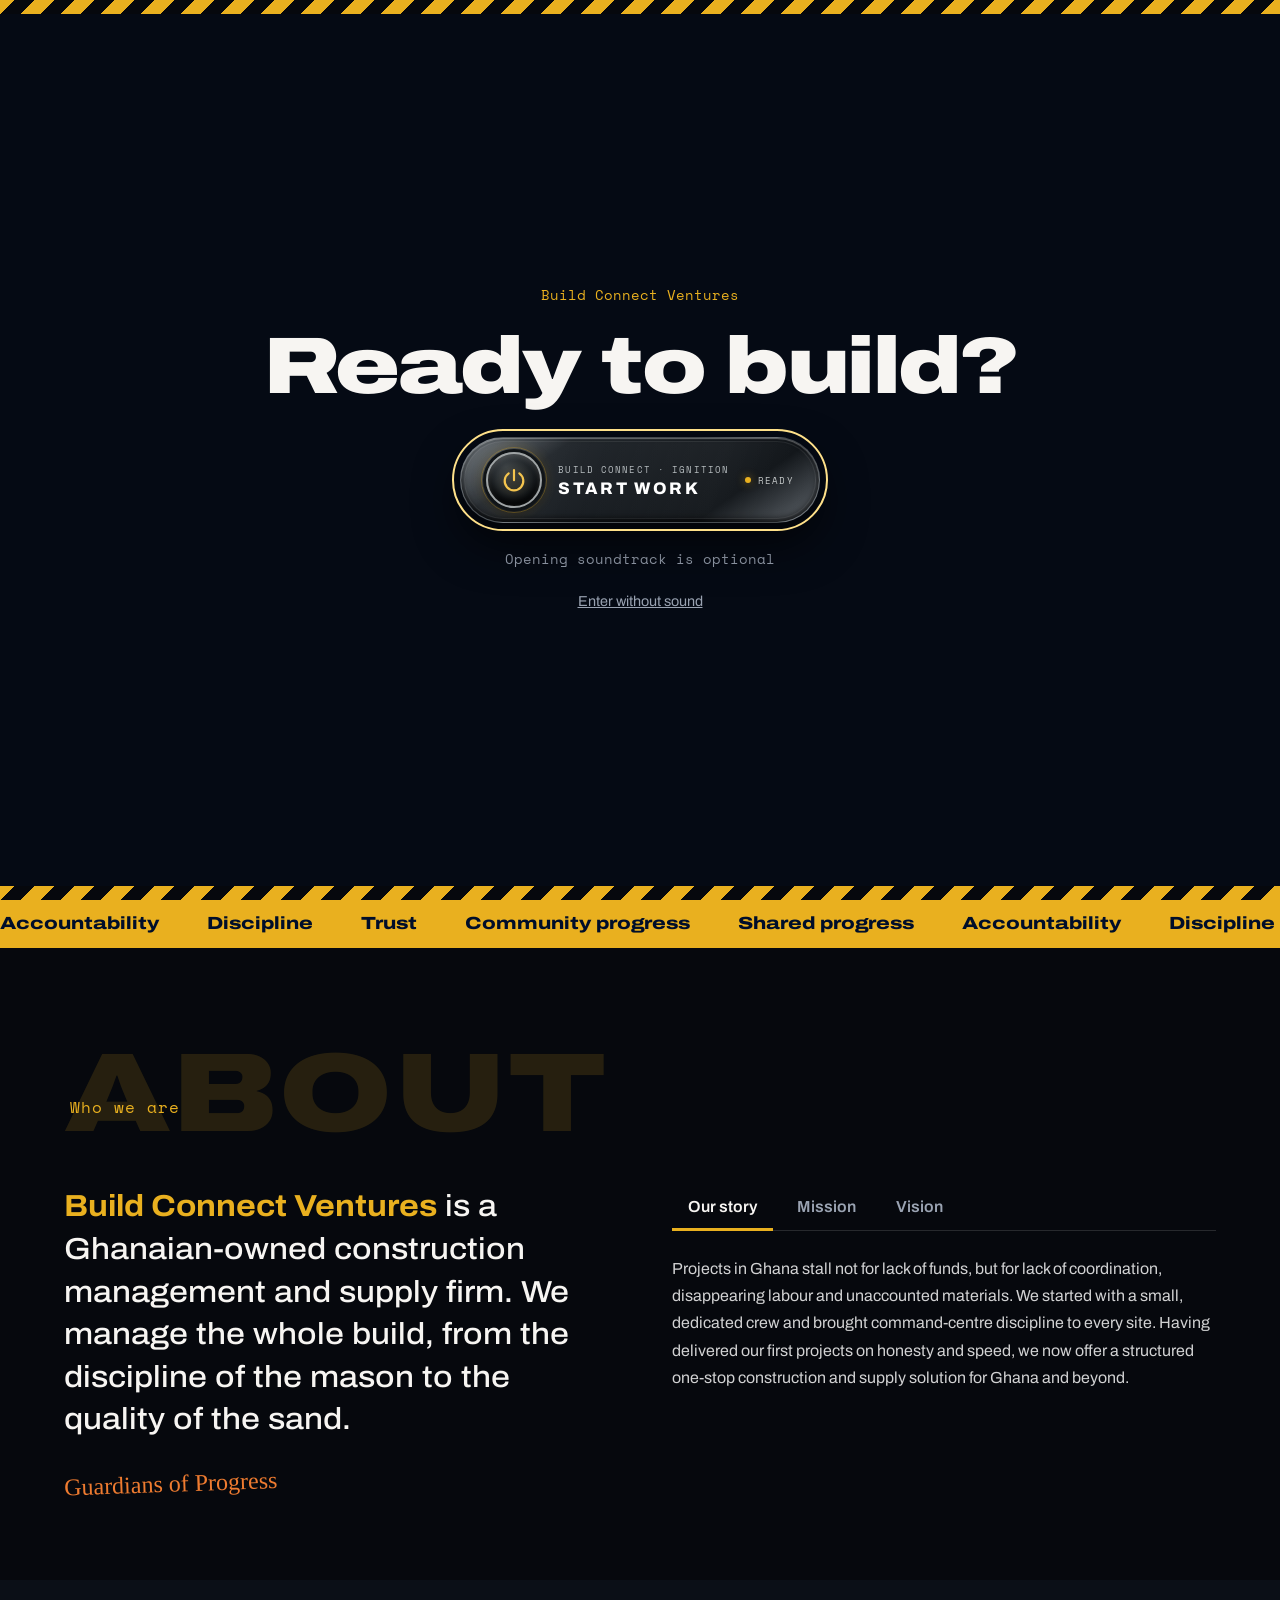
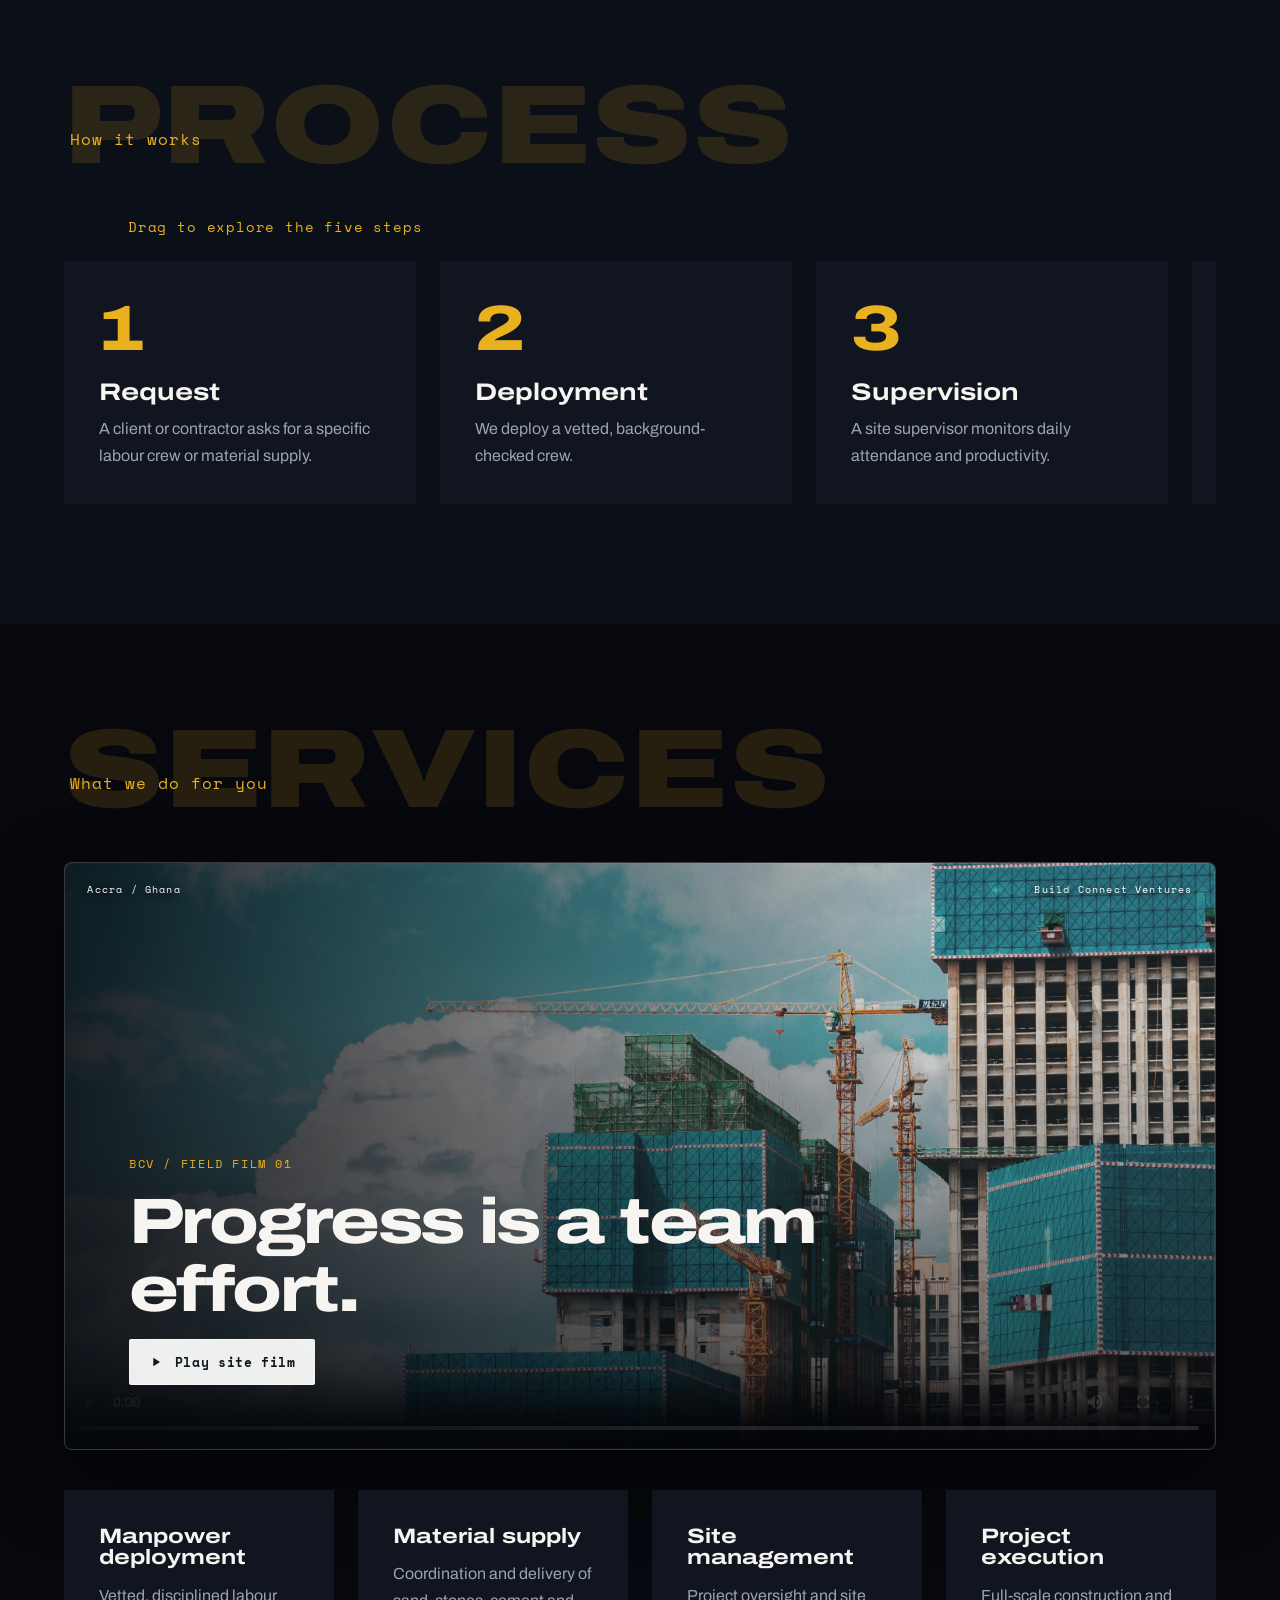
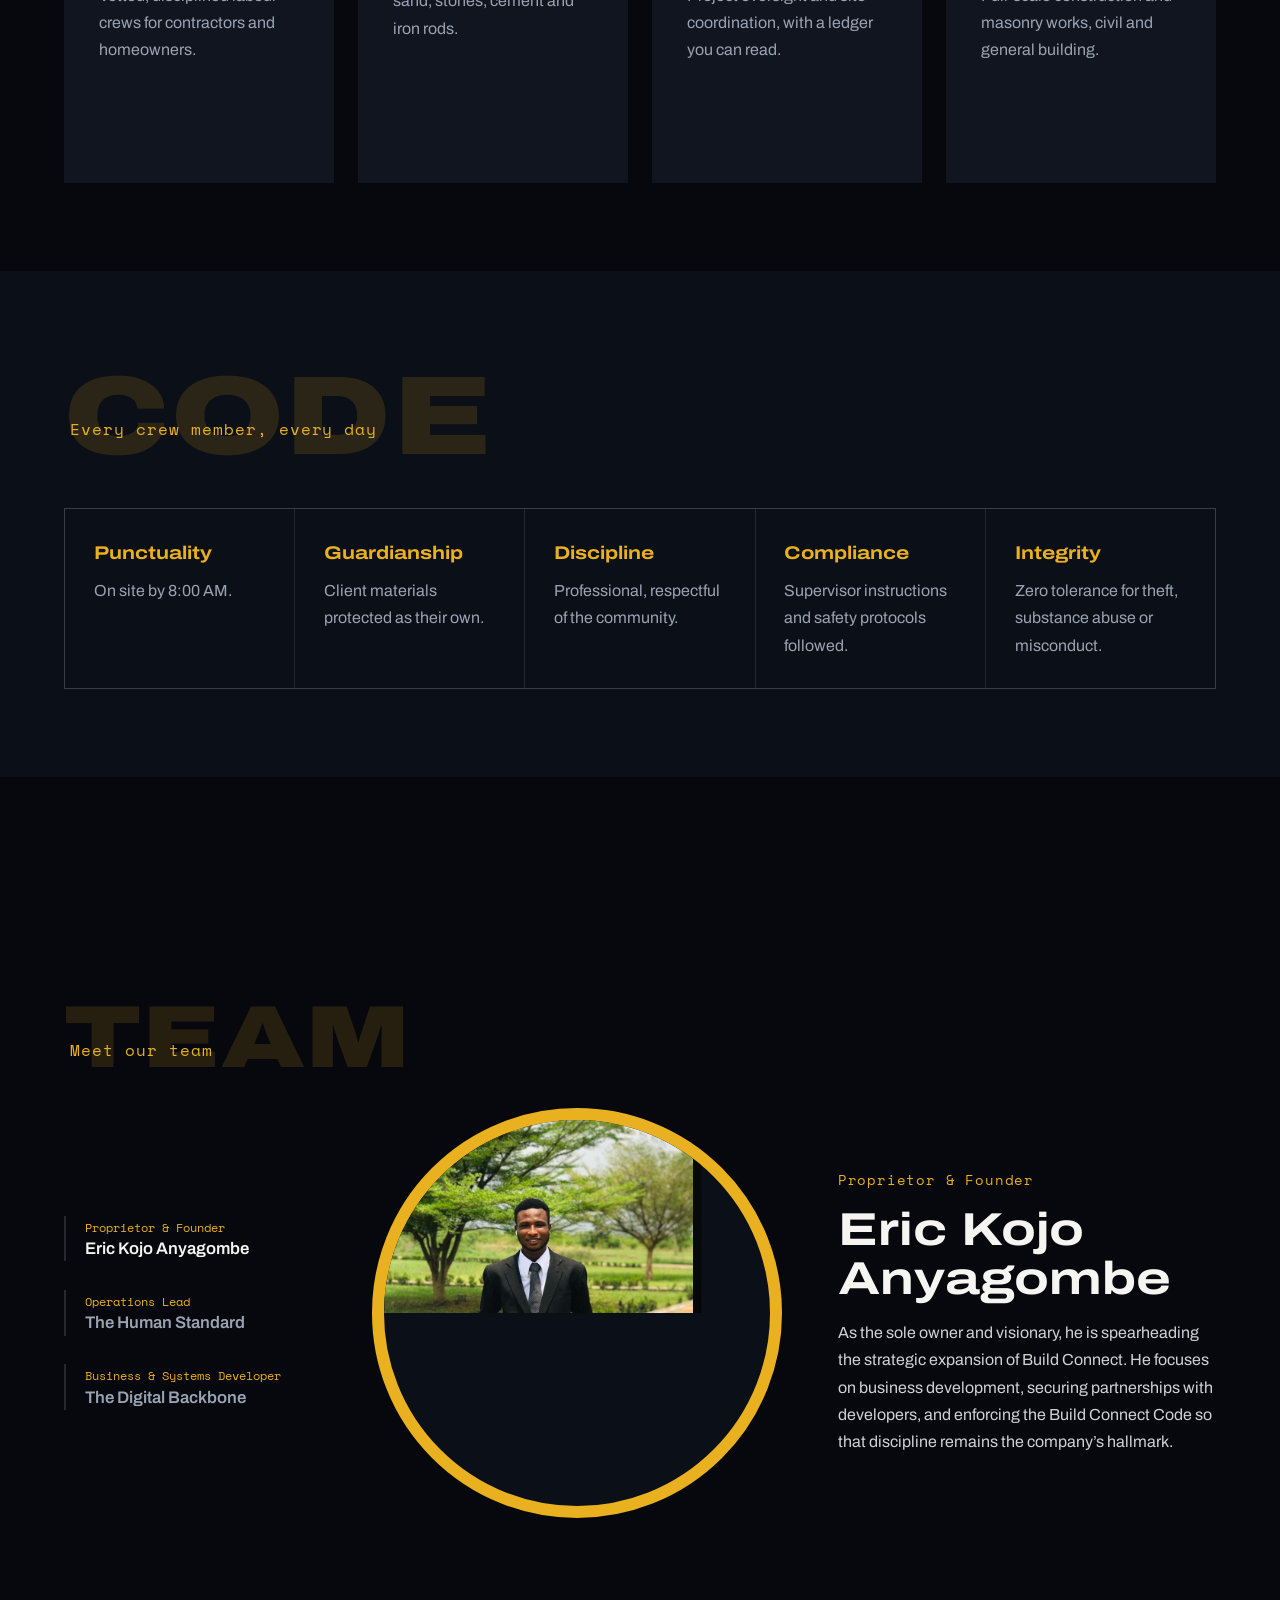
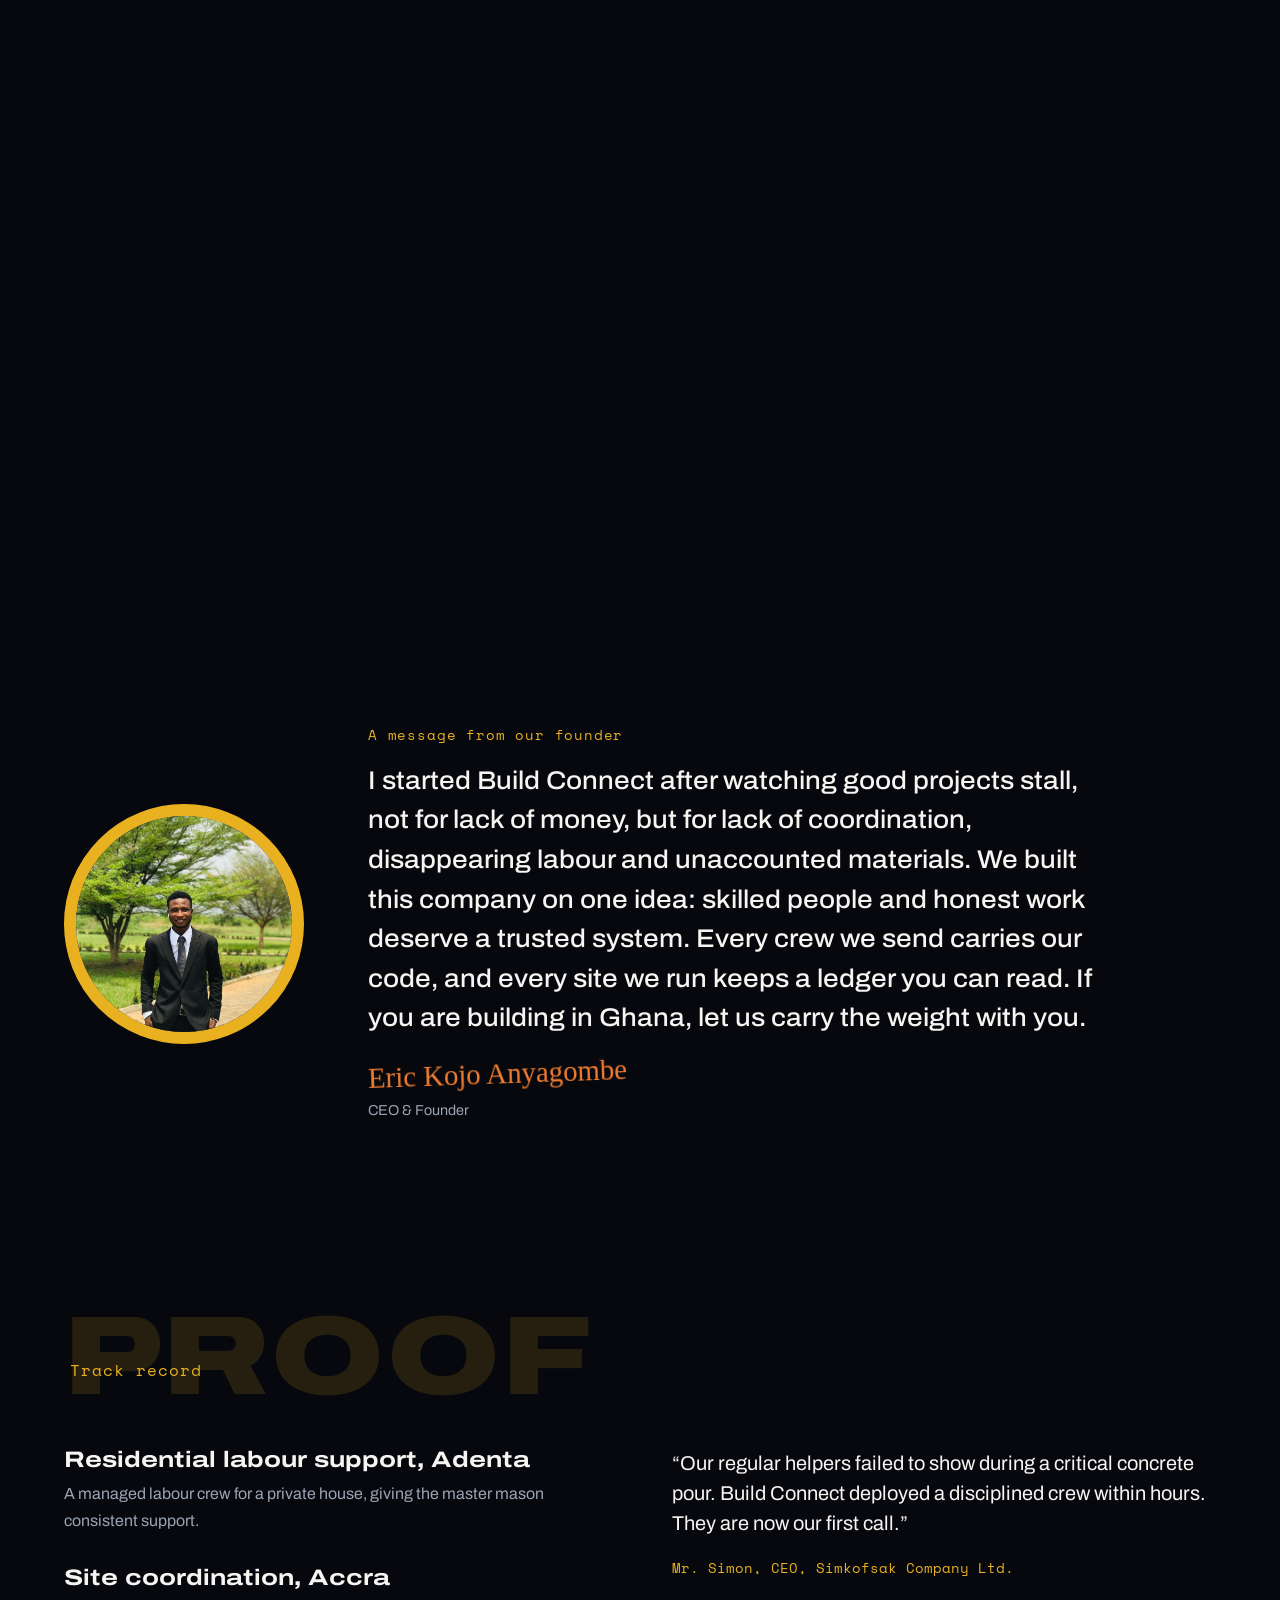
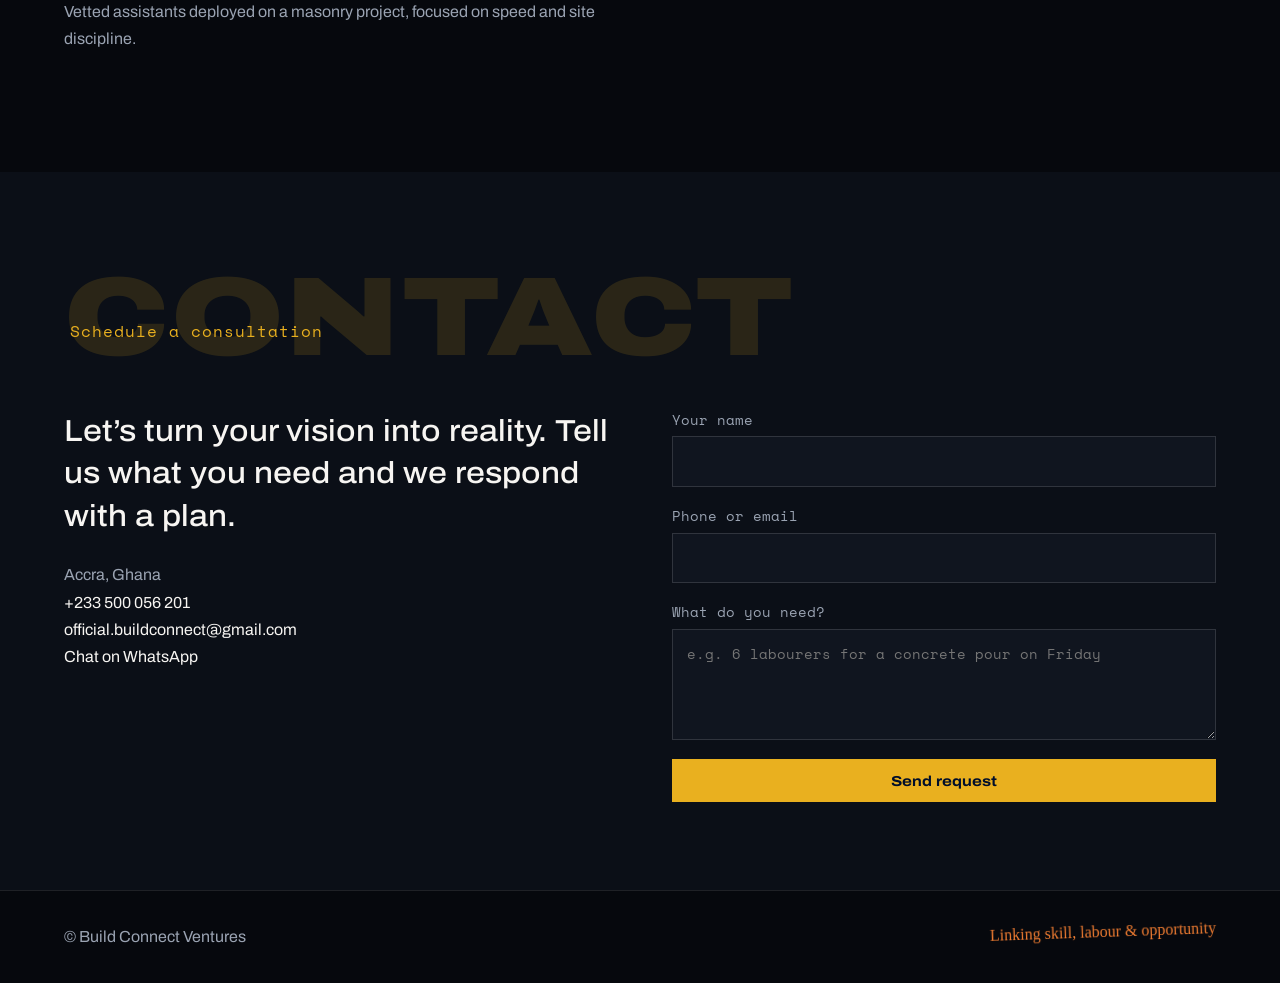
<file: index.html>
<!DOCTYPE html>
<html lang="en">
<head>
<meta charset="UTF-8">
<meta name="viewport" content="width=device-width, initial-scale=1.0, viewport-fit=cover">
<title>Build Connect Ventures | Linking skill, labour &amp; opportunity</title>
<meta name="description" content="Ghanaian-owned construction management and supply firm. Vetted labour crews, material supply and site oversight in Accra.">
<link rel="preconnect" href="https://fonts.googleapis.com">
<link rel="preconnect" href="https://fonts.gstatic.com" crossorigin>
<link href="https://fonts.googleapis.com/css2?family=Archivo:wdth,wght@62..125,100..900&family=Space+Mono&family=Permanent+Marker&display=swap" rel="stylesheet">
<link rel="stylesheet" href="style.css">
<script defer src="script.js"></script>
</head>
<body>
<noscript><style>#boot{display:none}body{overflow:auto!important}</style></noscript>
<div id="boot" class="gate" role="dialog" aria-label="Start the Build Connect experience">
  <div class="b-panel top"></div><div class="b-panel bot"></div>
  <video class="b-vid" id="bvid" muted playsinline loop preload="auto" poster="" src="videos/bcv.mp4"></video><div class="b-shade"></div>
  <div class="b-gate">
    <i class="haz top"></i><i class="haz bot"></i>
    <p class="b-g-tag">Build Connect Ventures</p>
    <h2 class="b-g-h">Ready to build?</h2>
    <button id="start" class="start" type="button">
      <span class="start-inner">
        <span class="start-icon" aria-hidden="true">
          <svg viewBox="0 0 24 24" fill="none">
            <path d="M12 2.75v9.5" stroke="currentColor" stroke-width="2" stroke-linecap="round"/>
            <path d="M7.1 5.85a8.6 8.6 0 1 0 9.8 0" stroke="currentColor" stroke-width="2" stroke-linecap="round"/>
          </svg>
        </span>
        <span class="start-copy">
          <small>BUILD CONNECT · IGNITION</small>
          <strong>START WORK</strong>
        </span>
        <span class="start-status" aria-hidden="true"><i></i>READY</span>
      </span>
    </button>
    <p class="b-g-hint">Opening soundtrack is optional</p>
    <button id="quiet" class="linkbtn" type="button">Enter without sound</button>
  </div>
  <div class="b-in">
    <svg class="sc" viewBox="0 0 800 450" role="img" aria-label="An excavator digging and dumping soil on a construction site">
      <defs><linearGradient id="sk" x1="0" y1="0" x2="0" y2="1"><stop offset="0" stop-color="#070d1f"/><stop offset=".6" stop-color="#1b2f5e"/><stop offset="1" stop-color="#ee7b30"/></linearGradient>
      <radialGradient id="sn"><stop offset="0" stop-color="#ffd27a"/><stop offset="1" stop-color="#ffd27a00"/></radialGradient></defs>
      <rect width="800" height="450" fill="url(#sk)"/><circle cx="610" cy="318" r="120" fill="url(#sn)" opacity=".8"/><circle cx="610" cy="330" r="38" fill="#ffd27a"/>
      <g fill="none" stroke="#ffffff30" stroke-width="2"><path d="M30 370V230h70v140M30 270h70M30 310h70M62 230v140"/><path d="M690 370V150M690 150h90M690 150l-30 -26M690 175h90M720 150v25M750 150v25"/><path d="M720 372V300h50v72"/></g>
      <path d="M0 368H800V450H0Z" fill="#3b2a1b"/><path d="M0 368H800" stroke="#6b4a2e" stroke-width="3"/><path d="M0 400H800V450H0Z" fill="#2a1d12"/>
      <ellipse cx="478" cy="371" rx="46" ry="7" fill="#150d07"/>
      <path class="pile" d="M510 372Q585 292 665 372Z" fill="#4a3522"/>
      <g class="dust" fill="#c9a27a"><circle cx="486" cy="366" r="9"/><circle cx="470" cy="370" r="7"/><circle cx="500" cy="369" r="8"/></g>
      <g class="exc" transform="translate(-30 0)">
        <rect x="104" y="338" width="204" height="42" rx="21" fill="#1a1d24"/><g fill="#2a2f3a" stroke="#555" stroke-width="3"><circle cx="132" cy="359" r="14"/><circle cx="206" cy="359" r="14"/><circle cx="280" cy="359" r="14"/></g>
        <rect x="104" y="338" width="204" height="42" rx="21" fill="none" stroke="#666" stroke-width="3" stroke-dasharray="6 5"/>
        <rect x="108" y="282" width="46" height="40" rx="6" fill="#b9860f"/><rect x="122" y="298" width="170" height="40" rx="6" fill="#e9b01f"/>
        <path d="M172 298V248a8 8 0 0 1 8-8h58l16 28v30z" fill="#e9b01f"/><path d="M182 252h50l12 22h-62z" fill="#9fd0ff" opacity=".9"/>
        <rect x="186" y="218" width="8" height="26" fill="#333"/><g class="pf" fill="#cfd3da"><circle cx="190" cy="214" r="7"/><circle cx="190" cy="214" r="7" style="animation-delay:-.5s"/><circle cx="190" cy="214" r="7" style="animation-delay:-1s"/></g>
        <g class="boom"><path d="M255 292L335 226L407 236" stroke="#e9b01f" stroke-width="20" fill="none" stroke-linejoin="round" stroke-linecap="round"/><path d="M262 300L325 250" stroke="#8a8f99" stroke-width="7"/><circle cx="255" cy="292" r="9" fill="#333"/>
          <g class="arm"><path d="M407 236L474 322" stroke="#d99d14" stroke-width="15" stroke-linecap="round" fill="none"/><path d="M372 224L440 254" stroke="#8a8f99" stroke-width="6"/><circle cx="407" cy="236" r="8" fill="#333"/>
            <g class="bkt"><path class="load" d="M466 316L503 309L514 334L482 346Z" fill="#5a3f28"/><path d="M462 314L503 308L516 340L482 356L470 334Z" fill="none" stroke="#222" stroke-width="3" stroke-linejoin="round"/><path d="M462 314L470 334L482 356L516 340L503 308Z" fill="#c9971a" fill-opacity=".92"/><path d="M516 340l8 6M508 350l7 5M498 356l6 4" stroke="#ddd" stroke-width="3" stroke-linecap="round"/><circle cx="474" cy="322" r="6" fill="#333"/></g></g></g>
      </g>
      <g class="soil" fill="#5a3f28"><circle cx="520" cy="250" r="4" style="--dx:40px"/><circle cx="526" cy="246" r="3" style="--dx:70px"/><circle cx="514" cy="254" r="5" style="--dx:20px"/><circle cx="530" cy="252" r="3" style="--dx:95px"/></g>
    </svg>
    <div class="b-brand">Build <span>Connect</span></div>
    <div class="b-words"><span style="--d:5.6s">Skill</span><i style="--d:5.9s"></i><span style="--d:6.1s">Labour</span><i style="--d:6.4s"></i><span style="--d:6.6s">Opportunity</span></div>
  </div>
  <button id="cue" class="b-cue" type="button" aria-label="Scroll to continue to the website"><i></i><span>Scroll to continue</span></button>
  <div class="b-foot"><span class="b-count"><b id="bn">0</b>%</span><span class="b-act"><button id="bsound" class="sb" type="button" aria-pressed="false" aria-label="Turn the opening soundtrack on or off"><i class="eq"><b></b><b></b><b></b><b></b></i><span>Intro sound off</span></button><button id="skip" type="button">Skip intro</button></span></div>
</div>
<button id="snd" class="sb" type="button" aria-pressed="false" aria-label="Turn website background music and interaction sounds on or off"><i class="eq"><b></b><b></b><b></b><b></b></i><span>Site music off</span></button>
<audio id="siteMusic" loop preload="auto">
  <source src="audio/site-background.mp3" type="audio/mpeg">
</audio>
<div class="progress" id="progress"></div>
<div class="cursor" id="cursor"></div>

<header id="nav">
  <a href="#top" class="logo" aria-label="Build Connect home">
    <video id="brandVideo" class="logo-motion" muted loop playsinline preload="none" poster="images/logo.png" aria-hidden="true">
      <source src="videos/logo.mp4" type="video/mp4">
    </video>
  </a>
  <nav aria-label="Main">
    <a href="#about">About</a><a href="#how">How it works</a><a href="#services">Services</a><a href="#team">Team</a><a href="#proof">Track record</a>
    <a href="#contact" class="btn btn-gold">Explore more</a>
  </nav>
</header>

<main id="top">
<section class="hero">
  <div class="glow g1"></div><div class="glow g2"></div>
  <div class="hero-copy intro">
    <p class="tag">Accra, Ghana</p>
    <h1>Get reliable <span class="cycle" id="cycle">workers</span><br>who are ready to work.</h1>
    <p class="lead">Trained, vetted labour crews, supplied materials and a site ledger that shows you where every cedi went.</p>
    <div class="row"><a href="#contact" class="btn btn-gold">Request a crew</a><a href="#how" class="btn btn-line">See how it works</a></div>
  </div>
  <div class="hero-pic intro">
    <img src="images/heropicc.png" alt="Build Connect crew on site" onerror="this.remove()">
    <span class="chip c1"><b>50–100</b> vetted personnel</span>
    <span class="chip c2">Site start <b>8:00 AM</b></span>
    <span class="chip c3"><b>Site ledger</b> on every job</span>
  </div>
  <p class="side">Linking skill, labour &amp; opportunity</p>
</section>

<div class="marquee" aria-hidden="true"><div><span>Accountability</span><span>Discipline</span><span>Trust</span><span>Community progress</span><span>Shared progress</span><span>Accountability</span><span>Discipline</span><span>Trust</span><span>Community progress</span><span>Shared progress</span></div></div>

<section id="about" class="sec">
  <div class="ghost" data-reveal><h2>ABOUT</h2><p>Who we are</p></div>
  <div class="split">
    <div data-reveal>
      <p class="big"><b>Build Connect Ventures</b> is a Ghanaian-owned construction management and supply firm. We manage the whole build, from the discipline of the mason to the quality of the sand.</p>
      <p class="hand">Guardians of Progress</p>
    </div>
    <div class="tabs" data-reveal>
      <div class="tablist" role="tablist">
        <button role="tab" aria-selected="true">Our story</button><button role="tab" aria-selected="false">Mission</button><button role="tab" aria-selected="false">Vision</button>
      </div>
      <div class="panel" role="tabpanel"><p>Projects in Ghana stall not for lack of funds, but for lack of coordination, disappearing labour and unaccounted materials. We started with a small, dedicated crew and brought command-centre discipline to every site. Having delivered our first projects on honesty and speed, we now offer a structured one-stop construction and supply solution for Ghana and beyond.</p></div>
      <div class="panel" role="tabpanel" hidden><p>To bridge skills, labour and opportunity by organizing local construction workers and helpers into a structured, trusted system. With communities, we expand access to work and deliver reliable manpower to contractors and developers through discipline, trust and community respect.</p></div>
      <div class="panel" role="tabpanel" hidden><p>An enduring future where work is open to everyone willing, where skill and effort count beyond formal qualifications, and where communities, workers and industry collaborate through a trusted institution that coordinates opportunity across Africa.</p></div>
    </div>
  </div>
</section>

<section id="how" class="sec dark">
  <div class="ghost" data-reveal><h2>PROCESS</h2><p>How it works</p></div>
  <p class="hint">Drag to explore the five steps</p>
  <div class="drag" id="drag" tabindex="0">
    <article class="step"><i>1</i><h3>Request</h3><p>A client or contractor asks for a specific labour crew or material supply.</p></article>
    <article class="step"><i>2</i><h3>Deployment</h3><p>We deploy a vetted, background-checked crew.</p></article>
    <article class="step"><i>3</i><h3>Supervision</h3><p>A site supervisor monitors daily attendance and productivity.</p></article>
    <article class="step"><i>4</i><h3>Accountability</h3><p>Every delivered material is logged, tracked and recorded in the site ledger.</p></article>
    <article class="step"><i>5</i><h3>Reporting</h3><p>Payments and progress reports are handled directly through Build Connect.</p></article>
  </div>
</section>

<section id="services" class="sec services">
  <div class="ghost" data-reveal><h2>SERVICES</h2><p>What we do for you</p></div>
  <div class="services-film" id="servicesFilm">
    <video id="servicesVideo" class="services-video" controls playsinline preload="metadata" poster="images/heroo.jpg" aria-label="Build Connect Ventures construction film">
      <source src="videos/BC.mp4" type="video/mp4">
    </video>
    <div class="services-film-overlay">
      <p>BCV / FIELD FILM 01</p>
      <h3>Progress is a team effort.</h3>
      <button id="playServicesVideo" type="button">
        <svg viewBox="0 0 24 24" fill="none" aria-hidden="true"><path d="M8 5.5v13l10-6.5-10-6.5Z" fill="currentColor"/></svg>
        <span>Play site film</span>
      </button>
    </div>
    <div class="services-film-meta" aria-hidden="true"><span>Accra / Ghana</span><span>Build Connect Ventures</span></div>
  </div>
  <div class="grid">
    <article class="card" data-reveal><h3>Manpower deployment</h3><p>Vetted, disciplined labour crews for contractors and homeowners.</p><span class="slide">Request a crew</span></article>
    <article class="card" data-reveal><h3>Material supply</h3><p>Coordination and delivery of sand, stones, cement and iron rods.</p><span class="slide">Order materials</span></article>
    <article class="card" data-reveal><h3>Site management</h3><p>Project oversight and site coordination, with a ledger you can read.</p><span class="slide">Get oversight</span></article>
    <article class="card" data-reveal><h3>Project execution</h3><p>Full-scale construction and masonry works, civil and general building.</p><span class="slide">Start a project</span></article>
  </div>
</section>

<section class="sec dark">
  <div class="ghost" data-reveal><h2>CODE</h2><p>Every crew member, every day</p></div>
  <div class="code">
    <div data-reveal><b>Punctuality</b><p>On site by 8:00 AM.</p></div>
    <div data-reveal><b>Guardianship</b><p>Client materials protected as their own.</p></div>
    <div data-reveal><b>Discipline</b><p>Professional, respectful of the community.</p></div>
    <div data-reveal><b>Compliance</b><p>Supervisor instructions and safety protocols followed.</p></div>
    <div data-reveal><b>Integrity</b><p>Zero tolerance for theft, substance abuse or misconduct.</p></div>
  </div>
</section>

<section id="team" class="team" aria-label="Meet our team">
  <div class="stick">
    <div class="ghost"><h2>TEAM</h2><p>Meet our team</p></div>
    <div class="t-grid">
      <div class="t-tabs" role="tablist">
        <button role="tab" aria-selected="true"><small>Proprietor &amp; Founder</small>Eric Kojo Anyagombe</button>
        <button role="tab" aria-selected="false"><small>Operations Lead</small>The Human Standard</button>
        <button role="tab" aria-selected="false"><small>Business &amp; Systems Developer</small>The Digital Backbone</button>
      </div>
      <div class="t-stage">
        <figure class="t-img on"><img src="images/eric.jpg" alt="Eric Kojo Anyagombe, Proprietor and Founder" onerror="this.remove()"></figure>
        <figure class="t-img"><div class="ph">OL<small>Operations Lead</small></div><img src="images/gifty.jpg" alt="Operations Lead" onerror="this.remove()"></figure>
        <figure class="t-img"><div class="ph">BS<small>Systems Developer</small></div><img src="images/Moses.jpeg" alt="Business and Systems Developer" onerror="this.remove()"></figure>
      </div>
      <div class="t-text">
        <div class="t-info on"><p class="tag">Proprietor &amp; Founder</p><h3>Eric Kojo Anyagombe</h3><p>As the sole owner and visionary, he is spearheading the strategic expansion of Build Connect. He focuses on business development, securing partnerships with developers, and enforcing the Build Connect Code so that discipline remains the company’s hallmark.</p></div>
        <div class="t-info"><p class="tag">Operations Lead</p><h3>The Human Standard</h3><p>Oversees the daily recruitment, vetting and deployment of the Labour Bank. She streamlines the integrated supply chain so materials reach sites without delay, and keeps direct communication with clients.</p></div>
        <div class="t-info"><p class="tag">Business &amp; Systems Developer</p><h3>The Digital Backbone</h3><p>Builds the operational infrastructure and digital tracking systems, manages the company’s digital presence, and designs the accountability tools site supervisors use to monitor attendance and material logs.</p></div>
        <div class="t-info"><p class="tag">Business &amp; Systems Developer</p><h3>The Digital Backbone</h3><p>Builds the operational infrastructure and digital tracking systems, manages the company’s digital presence, and designs the accountability tools site supervisors use to monitor attendance and material logs.</p></div>
      </div>
      </div>
    </div>
  </div>
</section>

<section class="sec msg">
  <div class="msg-wrap" data-reveal>
    <div class="msg-pic"><img src="images/eric.jpg" alt="" onerror="this.remove()"></div>
    <div>
      <p class="tag">A message from our founder</p>
      <blockquote class="msgq">I started Build Connect after watching good projects stall, not for lack of money, but for lack of coordination, disappearing labour and unaccounted materials. We built this company on one idea: skilled people and honest work deserve a trusted system. Every crew we send carries our code, and every site we run keeps a ledger you can read. If you are building in Ghana, let us carry the weight with you.</blockquote>
      <p class="sig">Eric Kojo Anyagombe</p><p class="role">CEO &amp; Founder</p>
    </div>
  </div>
</section>

<section id="proof" class="sec">
  <div class="ghost" data-reveal><h2>PROOF</h2><p>Track record</p></div>
  <div class="split">
    <div data-reveal>
      <h3 class="pj">Residential labour support, Adenta</h3><p>A managed labour crew for a private house, giving the master mason consistent support.</p>
      <h3 class="pj">Site coordination, Accra</h3><p>Vetted assistants deployed on a masonry project, focused on speed and site discipline.</p>
    </div>
    <div class="quotes" id="quotes" data-reveal>
      <blockquote class="on">“Our regular helpers failed to show during a critical concrete pour. Build Connect deployed a disciplined crew within hours. They are now our first call.”<cite>Mr. Simon, CEO, Simkofsak Company Ltd.</cite></blockquote>
      <blockquote>“Build Connect brought a level of order to my site that I hadn’t seen before. The management handled everything.”<cite>Abeiku, construction project</cite></blockquote>
      <blockquote>“Their workers are disciplined and arrive on time. It makes my job as a contractor much easier.”<cite>Site foreman, Accra</cite></blockquote>
    </div>
  </div>
</section>

<section id="contact" class="sec dark">
  <div class="ghost" data-reveal><h2>CONTACT</h2><p>Schedule a consultation</p></div>
  <div class="split">
    <div data-reveal>
      <p class="big">Let’s turn your vision into reality. Tell us what you need and we respond with a plan.</p>
      <p class="info">Accra, Ghana<br><a href="tel:+233500056201">+233 500 056 201</a><br><a href="mailto:official.buildconnect@gmail@gmail.com">official.buildconnect@gmail.com</a><br><a href="https://wa.me/233500056201">Chat on WhatsApp</a></p>
    </div>
    <form id="form" data-reveal>
      <label>Your name<input name="n" required></label>
      <label>Phone or email<input name="c" required></label>
      <label>What do you need?<textarea name="m" rows="4" required placeholder="e.g. 6 labourers for a concrete pour on Friday"></textarea></label>
      <button class="btn btn-gold">Send request</button>
    </form>
  </div>
</section>
</main>

<footer><span>© Build Connect Ventures</span><span class="hand">Linking skill, labour &amp; opportunity</span></footer>
</body>
</html>
</file>
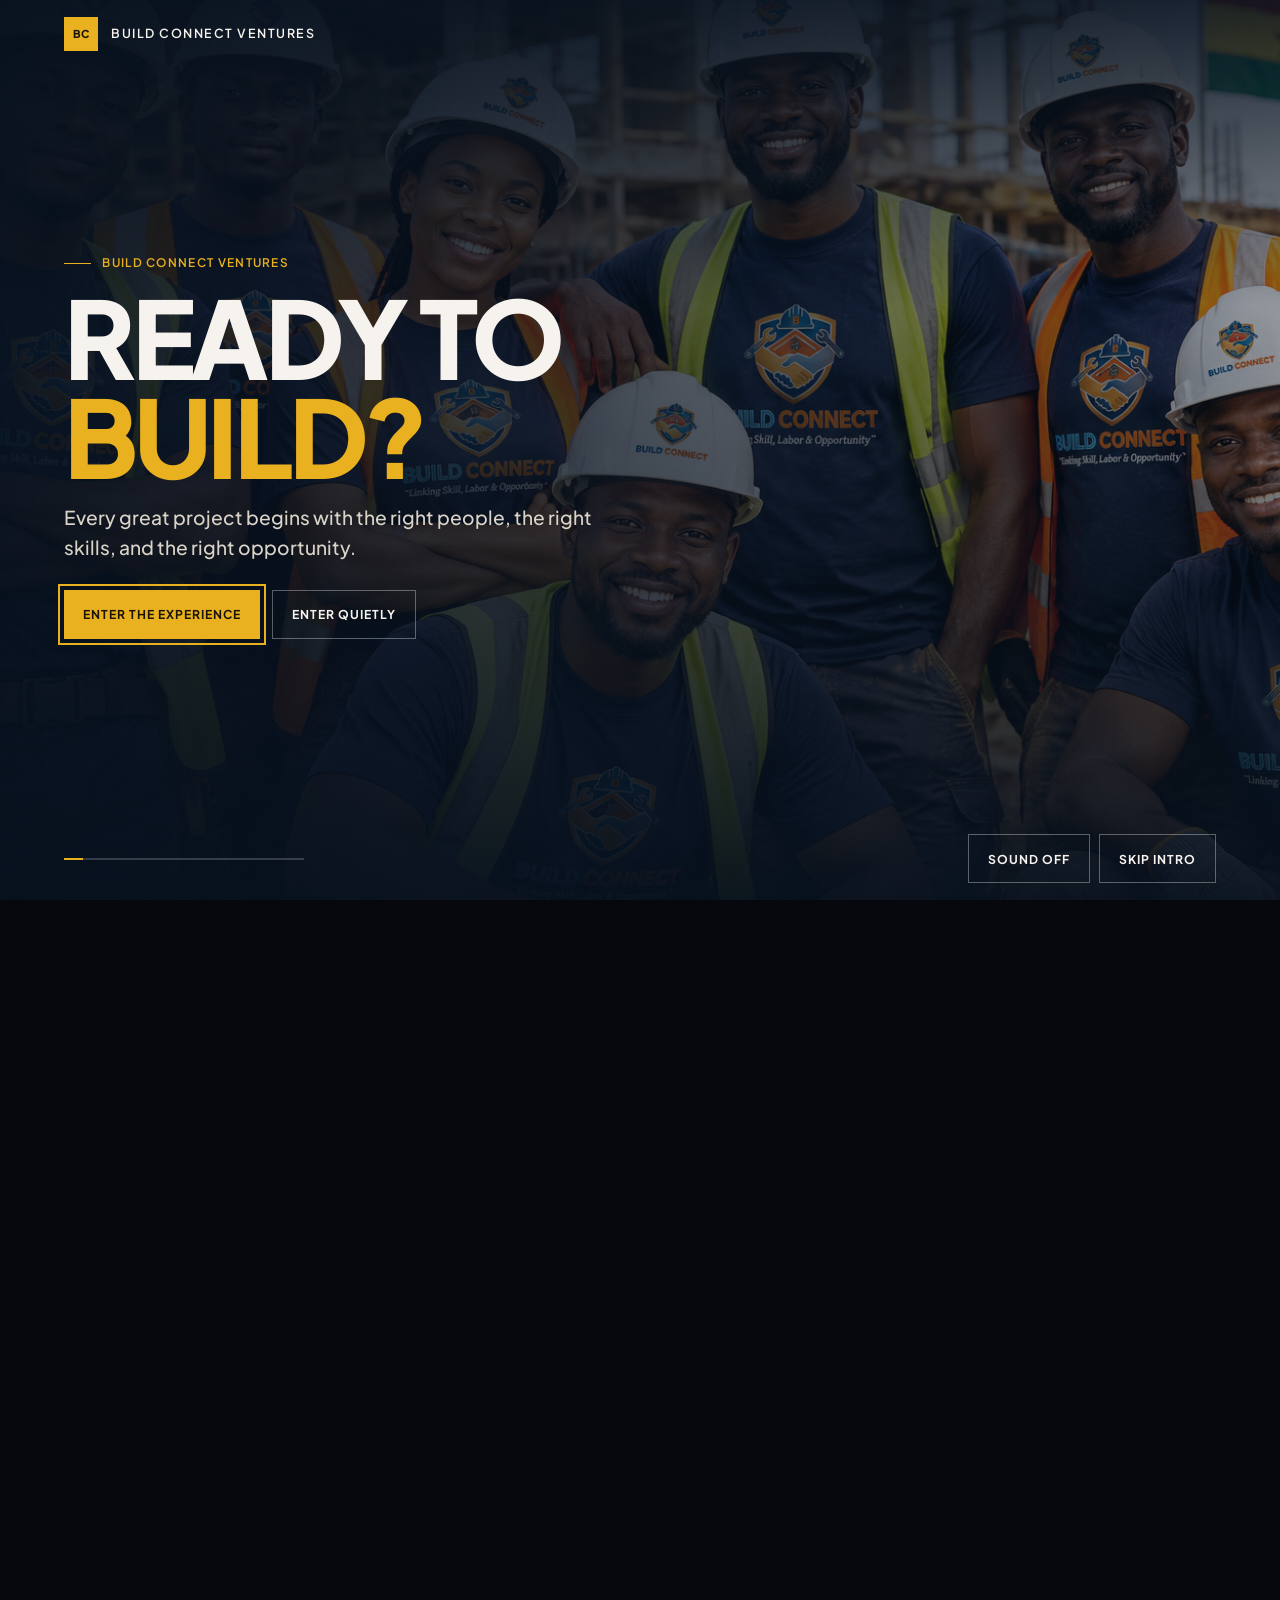
<file: intro-preview.html>
<!DOCTYPE html>
<html lang="en">
<head>
<meta charset="UTF-8">
<meta name="viewport" content="width=device-width, initial-scale=1.0, viewport-fit=cover">
<title>Build Connect Ventures | Linking skill, labour &amp; opportunity</title>
<meta name="description" content="Ghanaian-owned construction management and supply firm. Vetted labour crews, material supply and site oversight in Accra.">
<link rel="preconnect" href="https://fonts.googleapis.com">
<link rel="preconnect" href="https://fonts.gstatic.com" crossorigin>
<link href="https://fonts.googleapis.com/css2?family=Archivo:wdth,wght@62..125,100..900&family=Space+Mono&family=Permanent+Marker&display=swap" rel="stylesheet">
<link rel="stylesheet" href="style.css">
<link href="https://fonts.googleapis.com/css2?family=Plus+Jakarta+Sans:wght@400;500;600;700;800&display=swap" rel="stylesheet">
<link rel="stylesheet" href="intro.css">
<link rel="preload" as="image" href="images/Ghanaian%20Construction%20Team%20Portrait.png">
<link rel="preload" as="image" href="images/hero.jpg">
<link rel="preload" as="image" href="images/Build%20Connect%20Team%20at%20Work.png">
<script>document.documentElement.classList.add("rtb-pending")</script>
<script defer src="script.js"></script>
<script defer src="intro.js"></script>
</head>
<body>
<noscript><style>#rtb{display:none}html,body{overflow:auto!important}</style></noscript>
<div id="rtb" class="rtb" role="dialog" aria-modal="true" aria-label="Build Connect Ventures introduction">
  <div class="rtb-world" aria-hidden="true">
    <div class="rtb-shot is-show" style="background-image:url('images/Ghanaian Construction Team Portrait.png')"></div>
    <div class="rtb-shot"></div>
    <video id="rtbFilm" class="rtb-film" muted playsinline loop preload="metadata" poster="images/hero.jpg">
      <source src="videos/bcv.mp4" type="video/mp4">
    </video>
  </div>
  <div class="rtb-light" aria-hidden="true"></div>
  <div class="rtb-scrim" aria-hidden="true"></div>
  <div class="rtb-grain" aria-hidden="true"></div>
  <div class="rtb-bar">
    <span class="rtb-mark" aria-hidden="true">BC</span>
    <p class="rtb-brandname">Build Connect Ventures</p>
  </div>
  <div class="rtb-copy">
    <section class="rtb-scene is-on" data-scene="anticipate" aria-hidden="false">
      <p class="rtb-kicker">Build Connect Ventures</p>
      <h1 class="rtb-h" id="rtb-title">Ready to<br><span>build?</span></h1>
      <p class="rtb-lead">Every great project begins with the right people, the right skills, and the right opportunity.</p>
      <div class="rtb-actions">
        <button type="button" id="rtbEnter" class="rtb-enter">Enter the experience</button>
        <button type="button" id="rtbQuiet" class="rtb-quiet">Enter quietly</button>
      </div>
    </section>
    <section class="rtb-scene" data-scene="brand" aria-hidden="true" inert>
      <p class="rtb-kicker">Skill. Labour. Opportunity.</p>
      <h2 class="rtb-brand" aria-label="Build Connect Ventures"><span class="rtb-line">Build</span><span class="rtb-line rtb-amber">Connect</span><span class="rtb-line">Ventures</span></h2>
      <i class="rtb-rule" aria-hidden="true"></i>
    </section>
    <section class="rtb-scene" data-scene="proposition" aria-hidden="true" inert>
      <p class="rtb-kicker">Workforce. Projects. Execution.</p>
      <h2 class="rtb-prop">We connect the people who build the future.</h2>
      <p class="rtb-lead">Connecting construction projects with skilled professionals, reliable labour, and meaningful opportunities.</p>
      <ul class="rtb-points">
        <li>Skilled labour</li>
        <li>Construction opportunities</li>
        <li>Project connections</li>
        <li>Workforce development</li>
        <li>Reliable execution</li>
      </ul>
    </section>
  </div>
  <div class="rtb-controls">
    <div class="rtb-meter" id="rtbMeter" role="progressbar" aria-valuemin="0" aria-valuemax="100" aria-valuenow="0" aria-label="Introduction progress"><span></span></div>
    <div class="rtb-controls-end">
      <button type="button" id="rtbSound" class="rtb-textbtn" aria-pressed="false" disabled><span id="rtbSoundLabel">Sound unavailable</span></button>
      <button type="button" id="rtbSkip" class="rtb-textbtn">Skip intro</button>
    </div>
  </div>
  <p class="rtb-sr" id="rtbLive" aria-live="polite"></p>
  <audio id="rtbAudio" preload="auto" loop src="sounds/openmindaudio-vlog-soft-background-music-silver-thread-short-preview-497598.mp3"></audio>
</div>
<button id="snd" class="sb" type="button" aria-pressed="false" aria-label="Turn website background music and interaction sounds on or off"><i class="eq"><b></b><b></b><b></b><b></b></i><span>Site music off</span></button>
<audio id="siteMusic" loop preload="auto">
  <source src="audio/site-background.mp3" type="audio/mpeg">
</audio>
<div class="progress" id="progress"></div>
<div class="cursor" id="cursor"></div>

<header id="nav">
  <a href="#top" class="logo" aria-label="Build Connect home">
    <video id="brandVideo" class="logo-motion" muted loop playsinline preload="none" poster="images/logo.png" aria-hidden="true">
      <source src="videos/logo.mp4" type="video/mp4">
    </video>
  </a>
  <nav aria-label="Main">
    <a href="#about">About</a><a href="#how">How it works</a><a href="#services">Services</a><a href="#team">Team</a><a href="#proof">Track record</a>
    <a href="#contact" class="btn btn-gold">Explore more</a>
  </nav>
</header>

<main id="top">
<section class="hero">
  <div class="glow g1"></div><div class="glow g2"></div>
  <div class="hero-copy intro">
    <p class="tag">Accra, Ghana</p>
    <h1>Get reliable <span class="cycle" id="cycle">workers</span><br>who are ready to work.</h1>
    <p class="lead">Trained, vetted labour crews, supplied materials and a site ledger that shows you where every cedi went.</p>
    <div class="row"><a href="#contact" class="btn btn-gold">Request a crew</a><a href="#how" class="btn btn-line">See how it works</a></div>
  </div>
  <div class="hero-pic intro">
    <img src="images/heropicc.png" alt="Build Connect crew on site" onerror="this.remove()">
    <span class="chip c1"><b>50–100</b> vetted personnel</span>
    <span class="chip c2">Site start <b>8:00 AM</b></span>
    <span class="chip c3"><b>Site ledger</b> on every job</span>
  </div>
  <p class="side">Linking skill, labour &amp; opportunity</p>
</section>

<div class="marquee" aria-hidden="true"><div><span>Accountability</span><span>Discipline</span><span>Trust</span><span>Community progress</span><span>Shared progress</span><span>Accountability</span><span>Discipline</span><span>Trust</span><span>Community progress</span><span>Shared progress</span></div></div>

<section id="about" class="sec">
  <div class="ghost" data-reveal><h2>ABOUT</h2><p>Who we are</p></div>
  <div class="split">
    <div data-reveal>
      <p class="big"><b>Build Connect Ventures</b> is a Ghanaian-owned construction management and supply firm. We manage the whole build, from the discipline of the mason to the quality of the sand.</p>
      <p class="hand">Guardians of Progress</p>
    </div>
    <div class="tabs" data-reveal>
      <div class="tablist" role="tablist">
        <button role="tab" aria-selected="true">Our story</button><button role="tab" aria-selected="false">Mission</button><button role="tab" aria-selected="false">Vision</button>
      </div>
      <div class="panel" role="tabpanel"><p>Projects in Ghana stall not for lack of funds, but for lack of coordination, disappearing labour and unaccounted materials. We started with a small, dedicated crew and brought command-centre discipline to every site. Having delivered our first projects on honesty and speed, we now offer a structured one-stop construction and supply solution for Ghana and beyond.</p></div>
      <div class="panel" role="tabpanel" hidden><p>To bridge skills, labour and opportunity by organizing local construction workers and helpers into a structured, trusted system. With communities, we expand access to work and deliver reliable manpower to contractors and developers through discipline, trust and community respect.</p></div>
      <div class="panel" role="tabpanel" hidden><p>An enduring future where work is open to everyone willing, where skill and effort count beyond formal qualifications, and where communities, workers and industry collaborate through a trusted institution that coordinates opportunity across Africa.</p></div>
    </div>
  </div>
</section>

<section id="how" class="sec dark">
  <div class="ghost" data-reveal><h2>PROCESS</h2><p>How it works</p></div>
  <p class="hint">Drag to explore the five steps</p>
  <div class="drag" id="drag" tabindex="0">
    <article class="step"><i>1</i><h3>Request</h3><p>A client or contractor asks for a specific labour crew or material supply.</p></article>
    <article class="step"><i>2</i><h3>Deployment</h3><p>We deploy a vetted, background-checked crew.</p></article>
    <article class="step"><i>3</i><h3>Supervision</h3><p>A site supervisor monitors daily attendance and productivity.</p></article>
    <article class="step"><i>4</i><h3>Accountability</h3><p>Every delivered material is logged, tracked and recorded in the site ledger.</p></article>
    <article class="step"><i>5</i><h3>Reporting</h3><p>Payments and progress reports are handled directly through Build Connect.</p></article>
  </div>
</section>

<section id="services" class="sec services">
  <div class="ghost" data-reveal><h2>SERVICES</h2><p>What we do for you</p></div>
  <div class="services-film" id="servicesFilm">
    <video id="servicesVideo" class="services-video" controls playsinline preload="metadata" poster="images/heroo.jpg" aria-label="Build Connect Ventures construction film">
      <source src="videos/BC.mp4" type="video/mp4">
    </video>
    <div class="services-film-overlay">
      <p>BCV / FIELD FILM 01</p>
      <h3>Progress is a team effort.</h3>
      <button id="playServicesVideo" type="button">
        <svg viewBox="0 0 24 24" fill="none" aria-hidden="true"><path d="M8 5.5v13l10-6.5-10-6.5Z" fill="currentColor"/></svg>
        <span>Play site film</span>
      </button>
    </div>
    <div class="services-film-meta" aria-hidden="true"><span>Accra / Ghana</span><span>Build Connect Ventures</span></div>
  </div>
  <div class="grid">
    <article class="card" data-reveal><h3>Manpower deployment</h3><p>Vetted, disciplined labour crews for contractors and homeowners.</p><span class="slide">Request a crew</span></article>
    <article class="card" data-reveal><h3>Material supply</h3><p>Coordination and delivery of sand, stones, cement and iron rods.</p><span class="slide">Order materials</span></article>
    <article class="card" data-reveal><h3>Site management</h3><p>Project oversight and site coordination, with a ledger you can read.</p><span class="slide">Get oversight</span></article>
    <article class="card" data-reveal><h3>Project execution</h3><p>Full-scale construction and masonry works, civil and general building.</p><span class="slide">Start a project</span></article>
  </div>
</section>

<section class="sec dark">
  <div class="ghost" data-reveal><h2>CODE</h2><p>Every crew member, every day</p></div>
  <div class="code">
    <div data-reveal><b>Punctuality</b><p>On site by 8:00 AM.</p></div>
    <div data-reveal><b>Guardianship</b><p>Client materials protected as their own.</p></div>
    <div data-reveal><b>Discipline</b><p>Professional, respectful of the community.</p></div>
    <div data-reveal><b>Compliance</b><p>Supervisor instructions and safety protocols followed.</p></div>
    <div data-reveal><b>Integrity</b><p>Zero tolerance for theft, substance abuse or misconduct.</p></div>
  </div>
</section>

<section id="team" class="team" aria-label="Meet our team">
  <div class="stick">
    <div class="ghost"><h2>TEAM</h2><p>Meet our team</p></div>
    <div class="t-grid">
      <div class="t-tabs" role="tablist">
        <button role="tab" aria-selected="true"><small>Proprietor &amp; Founder</small>Eric Kojo Anyagombe</button>
        <button role="tab" aria-selected="false"><small>Operations Lead</small>The Human Standard</button>
        <button role="tab" aria-selected="false"><small>Business &amp; Systems Developer</small>The Digital Backbone</button>
      </div>
      <div class="t-stage">
        <figure class="t-img on"><img src="images/eric.jpg" alt="Eric Kojo Anyagombe, Proprietor and Founder" onerror="this.remove()"></figure>
        <figure class="t-img"><div class="ph">OL<small>Operations Lead</small></div><img src="images/gifty.jpg" alt="Operations Lead" onerror="this.remove()"></figure>
        <figure class="t-img"><div class="ph">BS<small>Systems Developer</small></div><img src="images/Moses.jpeg" alt="Business and Systems Developer" onerror="this.remove()"></figure>
      </div>
      <div class="t-text">
        <div class="t-info on"><p class="tag">Proprietor &amp; Founder</p><h3>Eric Kojo Anyagombe</h3><p>As the sole owner and visionary, he is spearheading the strategic expansion of Build Connect. He focuses on business development, securing partnerships with developers, and enforcing the Build Connect Code so that discipline remains the company’s hallmark.</p></div>
        <div class="t-info"><p class="tag">Operations Lead</p><h3>The Human Standard</h3><p>Oversees the daily recruitment, vetting and deployment of the Labour Bank. She streamlines the integrated supply chain so materials reach sites without delay, and keeps direct communication with clients.</p></div>
        <div class="t-info"><p class="tag">Business &amp; Systems Developer</p><h3>The Digital Backbone</h3><p>Builds the operational infrastructure and digital tracking systems, manages the company’s digital presence, and designs the accountability tools site supervisors use to monitor attendance and material logs.</p></div>
        <div class="t-info"><p class="tag">Business &amp; Systems Developer</p><h3>The Digital Backbone</h3><p>Builds the operational infrastructure and digital tracking systems, manages the company’s digital presence, and designs the accountability tools site supervisors use to monitor attendance and material logs.</p></div>
      </div>
      </div>
    </div>
  </div>
</section>

<section class="sec msg">
  <div class="msg-wrap" data-reveal>
    <div class="msg-pic"><img src="images/eric.jpg" alt="" onerror="this.remove()"></div>
    <div>
      <p class="tag">A message from our founder</p>
      <blockquote class="msgq">I started Build Connect after watching good projects stall, not for lack of money, but for lack of coordination, disappearing labour and unaccounted materials. We built this company on one idea: skilled people and honest work deserve a trusted system. Every crew we send carries our code, and every site we run keeps a ledger you can read. If you are building in Ghana, let us carry the weight with you.</blockquote>
      <p class="sig">Eric Kojo Anyagombe</p><p class="role">CEO &amp; Founder</p>
    </div>
  </div>
</section>

<section id="proof" class="sec">
  <div class="ghost" data-reveal><h2>PROOF</h2><p>Track record</p></div>
  <div class="split">
    <div data-reveal>
      <h3 class="pj">Residential labour support, Adenta</h3><p>A managed labour crew for a private house, giving the master mason consistent support.</p>
      <h3 class="pj">Site coordination, Accra</h3><p>Vetted assistants deployed on a masonry project, focused on speed and site discipline.</p>
    </div>
    <div class="quotes" id="quotes" data-reveal>
      <blockquote class="on">“Our regular helpers failed to show during a critical concrete pour. Build Connect deployed a disciplined crew within hours. They are now our first call.”<cite>Mr. Simon, CEO, Simkofsak Company Ltd.</cite></blockquote>
      <blockquote>“Build Connect brought a level of order to my site that I hadn’t seen before. The management handled everything.”<cite>Abeiku, construction project</cite></blockquote>
      <blockquote>“Their workers are disciplined and arrive on time. It makes my job as a contractor much easier.”<cite>Site foreman, Accra</cite></blockquote>
    </div>
  </div>
</section>

<section id="contact" class="sec dark">
  <div class="ghost" data-reveal><h2>CONTACT</h2><p>Schedule a consultation</p></div>
  <div class="split">
    <div data-reveal>
      <p class="big">Let’s turn your vision into reality. Tell us what you need and we respond with a plan.</p>
      <p class="info">Accra, Ghana<br><a href="tel:+233500056201">+233 500 056 201</a><br><a href="mailto:official.buildconnect@gmail@gmail.com">official.buildconnect@gmail.com</a><br><a href="https://wa.me/233500056201">Chat on WhatsApp</a></p>
    </div>
    <form id="form" data-reveal>
      <label>Your name<input name="n" required></label>
      <label>Phone or email<input name="c" required></label>
      <label>What do you need?<textarea name="m" rows="4" required placeholder="e.g. 6 labourers for a concrete pour on Friday"></textarea></label>
      <button class="btn btn-gold">Send request</button>
    </form>
  </div>
</section>
</main>

<footer><span>© Build Connect Ventures</span><span class="hand">Linking skill, labour &amp; opportunity</span></footer>
</body>
</html>
</file>
<file: style.css>
:root{color-scheme:dark;--bg:#06080d;--card:#10151f;--ink:#f7f5f2;--mute:#9aa3b2;--gold:#e9b01f;--or:#ee7b30;--blue:#2f6fe0;--navy:#000e2a;--ease:cubic-bezier(.16,1,.3,1)}
*{box-sizing:border-box}
html{scroll-behavior:smooth;scroll-padding-top:5rem}
body{margin:0;background:var(--bg);color:var(--ink);font:400 1rem/1.7 "Archivo",system-ui,sans-serif;padding:env(safe-area-inset-top) env(safe-area-inset-right) env(safe-area-inset-bottom) env(safe-area-inset-left);overflow-x:hidden}
img{max-width:100%}a{color:inherit}
:focus-visible{outline:2px solid var(--gold);outline-offset:3px}
h1,h2,h3{font-stretch:125%;line-height:1.05;margin:0}
.progress{position:fixed;top:0;left:0;height:3px;width:0;background:linear-gradient(90deg,var(--gold),var(--or),var(--blue));z-index:30}
.cursor{position:fixed;left:0;top:0;width:34px;height:34px;margin:-17px 0 0 -17px;border:1.5px solid var(--gold);border-radius:50%;pointer-events:none;z-index:40;opacity:0;mix-blend-mode:difference;transition:width .3s var(--ease),height .3s var(--ease),margin .3s var(--ease),opacity .3s}
.cursor.big{width:64px;height:64px;margin:-32px 0 0 -32px}
header{position:fixed;inset:0 0 auto 0;z-index:20;display:flex;justify-content:space-between;align-items:center;padding:calc(.9rem + env(safe-area-inset-top)) 5vw 2.2rem;background:linear-gradient(#06080dd1,#06080d59 60%,#06080d00);transition:backdrop-filter .3s}
header.solid{backdrop-filter:blur(8px)}
nav{display:flex;gap:2rem;align-items:center}
nav a:not(.btn){text-decoration:none;position:relative;font-size:.95rem}
nav a:not(.btn)::after{content:"";position:absolute;left:0;bottom:-6px;height:2px;width:100%;background:var(--gold);transform:scaleX(0);transform-origin:left;transition:transform .4s var(--ease)}
nav a:not(.btn):hover::after{transform:scaleX(1)}
button.btn{font-family:inherit}.btn{display:inline-block;padding:.8rem 1.6rem;font:700 .9rem Archivo,system-ui,sans-serif;font-stretch:115%;text-decoration:none;border:1px solid transparent;cursor:pointer;transition:.3s var(--ease)}
.btn-gold{background:var(--gold);color:var(--navy)}.btn-gold:hover{background:#ffd133}
.btn-line{border-color:#ffffffb3}.btn-line:hover{background:#f4f4f4;color:var(--navy)}
.hero{position:relative;min-height:100svh;display:grid;grid-template-columns:1.15fr .85fr;align-items:center;gap:2rem;padding:8rem 5vw 4rem;background:linear-gradient(#0006,var(--bg)),url(images/heroo.jpg) center/cover;overflow:hidden}
.hero::after{content:"";position:absolute;inset:0;z-index:0;pointer-events:none;background:linear-gradient(90deg,#06080de0,#06080d88 52%,#06080d66),linear-gradient(0deg,#06080dcc,transparent 58%)}
.glow{position:absolute;border-radius:50%;filter:blur(90px);opacity:.5;pointer-events:none}
.g1{width:34rem;height:34rem;background:var(--blue);right:-8rem;top:-6rem;animation:drift 22s ease-in-out infinite}
.g2{width:26rem;height:26rem;background:var(--or);left:-6rem;bottom:-8rem;opacity:.35;animation:drift 28s ease-in-out infinite reverse}
@keyframes drift{50%{transform:translate(8%,-10%) scale(1.12)}}
.hero-copy,.hero-pic{position:relative;z-index:1}
.tag,.hint,.ghost p{font:400 .85rem "Space Mono",ui-monospace,monospace;color:var(--gold);letter-spacing:.06em;margin:0 0 1rem}
.hero h1{font-size:clamp(2.2rem,4.6vw,4.4rem);font-weight:800;font-stretch:112%;letter-spacing:-.03em}
.cycle{display:inline-block;white-space:nowrap;background:linear-gradient(126deg,var(--gold),#fff 50%,var(--blue));background-size:300% 100%;-webkit-background-clip:text;background-clip:text;color:transparent;animation:slide 6s ease-in-out infinite;transition:opacity .35s,filter .35s,transform .35s}
.cycle.out{opacity:0;filter:blur(8px);transform:translateY(.2em)}
@keyframes slide{0%,100%{background-position:0}50%{background-position:100%}}
.lead{max-width:34rem;color:#ffffffe0;font-size:1.15rem;margin:1.5rem 0 2rem}
.row{display:flex;flex-wrap:wrap;gap:1rem}
.hero-pic{position:relative;width:min(100%,30rem);aspect-ratio:1;margin-inline:auto;border-radius:50%;border:14px solid var(--gold);background:radial-gradient(circle at 30% 25%,#1b2a4a,#0b0f17);display:grid;place-items:center;overflow:visible}
.hero-pic img{width:100%;height:100%;object-fit:cover;border-radius:50%}
.chip{position:absolute;z-index:2;background:#0b0f17f2;border:1px solid #ffffff26;padding:.55rem .9rem;font:400 .8rem "Space Mono",ui-monospace,monospace;backdrop-filter:blur(6px)}
.chip b{color:var(--gold)}.c1{left:-8%;top:14%}.c2{right:-6%;top:46%}.c3{left:4%;bottom:6%}
.logo{display:block;width:128px;height:118px;flex-shrink:0;text-decoration:none}
.logo-motion{display:block;width:100%;height:100%;object-fit:contain;filter:drop-shadow(0 2px 8px #0009)}
.logo b{font:800 1.3rem Archivo,system-ui,sans-serif;font-stretch:125%}.logo b span{color:var(--gold)}
.side{position:absolute;right:1.2rem;bottom:2rem;writing-mode:vertical-rl;font:400 .75rem "Space Mono",ui-monospace,monospace;color:var(--mute);margin:0}
.intro{opacity:0;transform:translateY(30px);animation:up .9s var(--ease) forwards}.hero-pic{animation-delay:.35s}
@keyframes up{to{opacity:1;transform:none}}
.marquee{overflow:hidden;background:var(--gold);color:var(--navy);padding:.9rem 0}
.marquee div{display:flex;gap:3rem;width:max-content;animation:run 30s linear infinite}
.marquee span{font:800 1.1rem Archivo,system-ui,sans-serif;font-stretch:125%;white-space:nowrap}
@keyframes run{to{transform:translateX(-50%)}}
.sec{padding:5.5rem 5vw}.dark{background:#0b0f17}
.ghost{position:relative;margin-bottom:2rem;line-height:.9}
.ghost h2{font-size:clamp(3rem,10vw,7rem);font-weight:900;color:#e9b01f24;letter-spacing:.02em}
.ghost p{position:absolute;left:.4rem;top:50%;margin:0;font-size:1rem}
.split{display:grid;grid-template-columns:1fr 1fr;gap:4rem;align-items:start}
.big{font-size:clamp(1.3rem,2.4vw,1.9rem);line-height:1.4;font-stretch:110%;font-weight:500;margin:0 0 1.5rem}
.big b{color:var(--gold)}
.hand{font:1.5rem "Permanent Marker","Comic Sans MS",cursive;color:var(--or);margin:0;transform:rotate(-2deg)}
.tablist{display:flex;gap:.5rem;margin-bottom:1.5rem;border-bottom:1px solid #ffffff22}
.tablist button{background:none;border:0;color:var(--mute);font:600 1rem Archivo,system-ui,sans-serif;padding:.8rem 1rem;cursor:pointer;border-bottom:3px solid transparent;margin-bottom:-1px;transition:.3s}
.tablist button[aria-selected=true]{color:var(--ink);border-color:var(--gold)}
.panel p{color:#ffffffd0;margin:0;max-width:34rem}
.hint{margin:0 5vw 0}
.drag{display:flex;gap:1.5rem;margin-top:.5rem;overflow-x:auto;padding:1rem 5vw 2rem;scroll-snap-type:x proximity;scrollbar-width:none;cursor:grab}
.drag::-webkit-scrollbar{display:none}.drag.on{cursor:grabbing;scroll-snap-type:none}
.step{flex:0 0 min(78vw,22rem);background:var(--card);padding:2.2rem;scroll-snap-align:start;user-select:none;transition:transform .4s var(--ease),background .3s}
.step:hover{transform:translateY(-8px);background:#171e2b}
.step i{font:normal 800 4rem Archivo,system-ui,sans-serif;font-stretch:125%;color:var(--gold);display:block;line-height:1}
.step h3{font-size:1.5rem;margin:1.2rem 0 .6rem}.step p{color:var(--mute);margin:0}
.grid{display:grid;grid-template-columns:repeat(auto-fit,minmax(15rem,1fr));gap:1.5rem}
.card{background:var(--card);padding:2.2rem;display:flex;flex-direction:column;gap:.8rem;position:relative;overflow:hidden;transition:background .3s,transform .4s var(--ease),color .3s}
.card h3{font-size:1.3rem}.card p{color:var(--mute);margin:0 0 1.5rem;flex-grow:1}
.slide{font-weight:700;font-size:.9rem;color:var(--navy);background:#fff;padding:.7rem 1rem;align-self:flex-start;transform:translateY(130%);opacity:0;transition:.5s var(--ease)}
.card:hover{background:var(--gold);color:var(--navy);transform:translateY(-8px)}
.card:hover p{color:#2b2410}.card:hover .slide,.card:focus-within .slide{transform:none;opacity:1}
.code{display:grid;grid-template-columns:repeat(auto-fit,minmax(11rem,1fr));gap:1px;background:#ffffff1a;border:1px solid #ffffff1a}
.code div{background:#0b0f17;padding:1.8rem;transition:background .3s}.code div:hover{background:var(--card)}
.code b{font-stretch:120%;color:var(--gold);font-size:1.15rem}.code p{margin:.5rem 0 0;color:var(--mute)}
.pj{font-size:1.4rem;margin:0 0 .5rem}.pj+p{color:var(--mute);margin:0 0 2rem}
.quotes{display:grid}
.quotes blockquote{grid-area:1/1;margin:0;font-size:1.25rem;line-height:1.5;opacity:0;filter:blur(6px);transition:.6s var(--ease);pointer-events:none}
.quotes blockquote.on{opacity:1;filter:none;pointer-events:auto}
cite{display:block;margin-top:1.2rem;font:400 .85rem "Space Mono",ui-monospace,monospace;color:var(--gold);font-style:normal}
.info{color:var(--mute)}.info a{text-decoration:none;color:var(--ink)}.info a:hover{color:var(--gold)}
form{display:grid;gap:1.2rem}label{font:400 .85rem "Space Mono",ui-monospace,monospace;color:var(--mute);display:grid;gap:.4rem}
input,textarea{background:var(--card);border:1px solid #ffffff22;color:var(--ink);padding:.9rem;font:inherit}
input:focus,textarea:focus{border-color:var(--gold);outline:0}
footer{display:flex;justify-content:space-between;flex-wrap:wrap;gap:1rem;padding:2rem 5vw;border-top:1px solid #ffffff1a;color:var(--mute)}
footer .hand{font-size:1rem}
[data-reveal]{opacity:0;transform:translateY(24px);transition:opacity .8s var(--ease),transform .8s var(--ease)}
[data-reveal].in{opacity:1;transform:none}
@media (max-width:48rem){
nav a:not(.btn){display:none}.hero{grid-template-columns:1fr;padding-top:7rem}.hero-pic{width:min(78vw,22rem)}.c1{left:-2%}.c2{right:-2%}.split{grid-template-columns:1fr;gap:2.5rem}.side{display:none}.sec{padding:5rem 5vw}
.slide{opacity:1;transform:none}}
@media (hover:none){.cursor{display:none}}
@media (prefers-reduced-motion:reduce){*{animation:none!important;transition:none!important}.intro,[data-reveal]{opacity:1;transform:none}.marquee div{flex-wrap:wrap}html{scroll-behavior:auto}}

/* ---------- intro ---------- */
body.lock{overflow:hidden}
body:not(.go) .intro{animation-play-state:paused}
#boot{position:fixed;inset:0;z-index:100;color:var(--ink)}
.b-panel{position:absolute;left:0;right:0;height:50.5%;background:#050a14;transition:transform 1s var(--ease)}
.b-panel.top{top:0}.b-panel.bot{bottom:0}
#boot.out{transform:translateY(-100%);transition:transform 1.25s var(--ease)}
#boot.out .top,#boot.out .bot{transform:none}
.b-in{position:absolute;inset:0;display:grid;place-content:center;justify-items:center;gap:1.1rem;padding:1rem;transition:opacity .5s,transform .8s var(--ease)}
#boot.out .b-in{opacity:1;transform:none}
.b-in svg{width:min(88vw,640px);height:auto}
.dr{fill:none;stroke:var(--gold);stroke-width:3;stroke-linecap:round;stroke-linejoin:round;stroke-dasharray:1;stroke-dashoffset:1}
.dr.bl{stroke:#5b8def}
.bgrid{opacity:0}.fill{fill:var(--gold);opacity:0}.blk{fill:#5b8def;opacity:0}
.play .bgrid{animation:fade 1s forwards}
.play .dr{animation:draw 1s var(--ease) var(--d) forwards}
.play .fill{animation:fade .8s 2.4s forwards;--o:.16}
.play .blk{animation:fade .4s 2.9s forwards;--o:1}
.play .hook{transform-origin:545px 110px;animation:swing 2.4s ease-in-out 2.8s infinite}
@keyframes draw{to{stroke-dashoffset:0}}
@keyframes fade{to{opacity:var(--o,1)}}
@keyframes swing{50%{transform:rotate(5deg)}}
.b-brand{font:800 clamp(1.8rem,5vw,3.2rem) Archivo,system-ui,sans-serif;font-stretch:125%;letter-spacing:-.02em;opacity:0;filter:blur(10px)}
.b-brand span{color:var(--gold)}
.play .b-brand{animation:sharp .9s var(--ease) .8s forwards}
@keyframes sharp{to{opacity:1;filter:none}}
.b-words{display:flex;align-items:center;gap:.8rem;font:400 .9rem "Space Mono",ui-monospace,monospace;color:var(--mute);flex-wrap:wrap;justify-content:center}
.b-words span{opacity:0}.play .b-words span{animation:fade .6s var(--d) forwards}
.b-words i{width:2.2rem;height:2px;background:var(--gold);transform:scaleX(0);transform-origin:left}
.play .b-words i{animation:grow .5s var(--ease) var(--d) forwards}
@keyframes grow{to{transform:scaleX(1)}}
.b-foot{position:absolute;left:5vw;right:5vw;bottom:calc(1.8rem + env(safe-area-inset-bottom));display:flex;justify-content:space-between;align-items:center;font:400 .85rem "Space Mono",ui-monospace,monospace;color:var(--gold);transition:opacity .4s}
#boot.out .b-foot{opacity:1}
.b-count b{font-weight:400;display:inline-block;min-width:2.2ch;text-align:right}
#skip,#bsound{background:none;border:1px solid #ffffff40;color:var(--ink);font:inherit;padding:.5rem 1rem;cursor:pointer;transition:.3s}
#skip:hover,#bsound:hover{background:#f4f4f4;color:var(--navy)}
@media (prefers-reduced-motion:reduce){#boot{display:none}}

/* ---------- team ---------- */
.team{height:340vh;position:relative}
.stick{position:sticky;top:0;height:100svh;overflow:hidden;padding:5.5rem 5vw 2rem;display:flex;flex-direction:column;justify-content:center}
.stick .ghost{margin-bottom:1.5rem}.stick .ghost h2{font-size:clamp(2.5rem,8vw,5.5rem)}
.t-grid{display:grid;grid-template-columns:minmax(13rem,.8fr) auto 1.2fr;gap:3.5rem;align-items:center}
.t-tabs{display:grid;gap:1.8rem}
.t-tabs button{position:relative;background:none;border:0;border-left:2px solid #ffffff22;color:var(--mute);text-align:left;padding:.2rem 0 .2rem 1.2rem;cursor:pointer;font:600 1.05rem Archivo,system-ui,sans-serif;transition:color .4s}
.t-tabs button::before{content:"";position:absolute;left:-2px;top:0;width:2px;height:calc(var(--p,0)*100%);background:var(--gold)}
.t-tabs button[aria-selected=true]{color:var(--ink)}
.t-tabs small{display:block;font:400 .75rem "Space Mono",ui-monospace,monospace;color:var(--gold);margin-bottom:.2rem}
.t-stage{position:relative;width:min(32vw,26rem);aspect-ratio:1;border-radius:50%;border:12px solid var(--gold);overflow:hidden;background:#0b0f17}
.t-img{position:absolute;inset:0;margin:0;clip-path:inset(100% 0 0 0);transform:scale(1.15);filter:brightness(.6);transition:clip-path 1s var(--ease),transform 1.3s var(--ease),filter 1s}
.t-img img,.ph{position:absolute;inset:0;width:80%;height:50%;object-fit:cover;object-position:50% 25%}
.ph{display:grid;place-content:center;justify-items:center;background:linear-gradient(135deg,#13264a,#0b0f17);font:800 4.5rem Archivo,system-ui,sans-serif;font-stretch:125%;color:var(--gold)}
.ph small{font:400 .8rem "Space Mono",ui-monospace,monospace;color:var(--mute)}
.t-img.on{clip-path:inset(0);transform:none;filter:none;z-index:2}
.t-img.prev{clip-path:inset(0);transform:scale(1.08);filter:brightness(.45);z-index:1}
.t-text{display:grid}
.t-info{grid-area:1/1;opacity:0;filter:blur(8px);transform:translateY(20px);transition:.7s var(--ease);pointer-events:none}
.t-info.on{opacity:1;filter:none;transform:none;pointer-events:auto}
.t-info h3{font-size:clamp(1.8rem,3.6vw,3rem);margin:.2rem 0 1rem}
.t-info p:not(.tag){color:#ffffffd0;max-width:32rem;margin:0}
.msg-wrap{display:grid;grid-template-columns:auto 1fr;gap:4rem;align-items:center}
.msg-pic{width:min(28vw,15rem);aspect-ratio:1;border-radius:50%;border:12px solid var(--gold);overflow:hidden;background:#13264a}
.msg-pic img{width:100%;height:100%;object-fit:cover;object-position:50% 25%;display:block}
.msgq{margin:0 0 1.5rem;font-size:clamp(1.1rem,2vw,1.6rem);line-height:1.55;font-stretch:108%;font-weight:500;max-width:46rem}
.sig{font:1.8rem "Permanent Marker","Comic Sans MS",cursive;color:var(--or);margin:0;transform:rotate(-2deg);transform-origin:left}
.role{margin:.2rem 0 0;color:var(--mute);font-size:.9rem}
@media (max-width:48rem){
.stick{padding-top:4.5rem}.t-grid{grid-template-columns:1fr;gap:1.2rem;justify-items:center}
.t-tabs{display:flex;gap:.6rem;width:100%}.t-tabs button{flex:1;border-left:0;border-top:2px solid #ffffff22;padding:.5rem 0 0;font-size:.85rem}
.t-tabs button::before{top:-2px;width:calc(var(--p,0)*100%);height:2px}.t-tabs small{display:none}
.t-stage{width:min(52vw,13rem);border-width:8px}.ph{font-size:3rem}.t-info h3{font-size:1.5rem;margin-bottom:.5rem}.t-info p:not(.tag){font-size:.92rem;line-height:1.55}
.msg-wrap{grid-template-columns:1fr;gap:2rem;justify-items:start}.msg-pic{width:11rem}}

/* ---------- sound toggle ---------- */
.sb{display:inline-flex;align-items:center;gap:.6rem;cursor:pointer;color:var(--ink);font:400 .8rem "Space Mono",ui-monospace,monospace;border:1px solid #ffffff40;transition:.3s}
#snd{position:fixed;left:max(1.2rem,env(safe-area-inset-left));bottom:calc(1.2rem + env(safe-area-inset-bottom));z-index:30;background:#0b0f17e6;padding:.55rem .9rem;backdrop-filter:blur(6px)}
#snd:hover{border-color:var(--gold)}
.sb[aria-pressed=true]{border-color:var(--gold);color:var(--gold)}
.b-act{display:flex;gap:.6rem}
.eq{display:inline-flex;gap:2px;align-items:flex-end;height:14px}
.eq b{width:3px;height:25%;background:currentColor}
.intro-snd-on .b-foot .eq b,.site-snd-on #snd .eq b{animation:eq 1s ease-in-out infinite}
.eq b:nth-child(2){animation-delay:-.7s}.eq b:nth-child(3){animation-delay:-.35s}.eq b:nth-child(4){animation-delay:-.15s}
@keyframes eq{50%{height:100%}}
@media (max-width:48rem){#snd span{display:none}#snd{padding:.7rem}.b-act #bsound span{display:none}}

/* ---------- start gate + video slot ---------- */
.b-in,.b-foot{z-index:2}
.b-vid{position:absolute;inset:0;width:100%;height:100%;object-fit:cover;opacity:0;transition:opacity 1s;z-index:1}
.b-shade{position:absolute;inset:0;z-index:1;opacity:0;background:linear-gradient(#050a14cc,#050a1466 40%,#050a14e6);transition:opacity 1s}
#boot.has-vid:not(.gate) .b-vid{opacity:.8}#boot.has-vid:not(.gate) .b-shade{opacity:1}
#boot.has-vid .b-in svg{display:none}
#boot.out .b-vid,#boot.out .b-shade{opacity:0}
#boot.gate .b-in,#boot.gate .b-foot{opacity:0;visibility:hidden;pointer-events:none}
.b-gate{position:absolute;inset:0;z-index:3;display:grid;place-content:center;justify-items:center;gap:1.2rem;padding:1rem;text-align:center;transition:opacity .5s,transform .9s var(--ease),visibility .9s}
#boot:not(.gate) .b-gate{opacity:0;transform:scale(1.25);pointer-events:none;visibility:hidden}
.haz{position:absolute;left:0;right:0;height:14px;background:repeating-linear-gradient(-45deg,var(--gold) 0 14px,#06080d 14px 28px);background-size:40px 100%;animation:haz 1.2s linear infinite}
.haz.top{top:0}.haz.bot{bottom:0}
@keyframes haz{to{background-position:40px 0}}
.b-g-tag{font:400 .85rem "Space Mono",ui-monospace,monospace;color:var(--gold);margin:0}
.b-g-h{font-size:clamp(2.2rem,7vw,5rem);font-weight:900;font-stretch:125%;letter-spacing:-.03em;margin:0 0 .6rem}
.start {
  position: relative;
  display: inline-flex;
  align-items: center;
  justify-content: center;
  min-width: 310px;
  min-height: 86px;
  padding: 3px;
  overflow: hidden;
  color: var(--ink);
  background: linear-gradient(145deg,#747b80,#24292e 24%,#111519 74%,#646a70);
  border: 1px solid #c8cdd144;
  border-radius: 999px;
  box-shadow: 0 20px 45px #000a,inset 0 1px 1px #ffffff55,inset 0 -3px 7px #000c;
  cursor: pointer;
  transition: transform .3s var(--ease),box-shadow .3s var(--ease);
}
.start::before {
  content: "";
  position: absolute;
  inset: 3px;
  border: 1px solid #ffffff12;
  border-radius: inherit;
  background: linear-gradient(110deg,#ffffff0d,transparent 35%,#ffffff08 70%,transparent);
  pointer-events: none;
}
.start::after {
  content: "";
  position: absolute;
  top: 0;
  bottom: 0;
  left: -55%;
  width: 32%;
  background: linear-gradient(90deg,transparent,#ffffff22,transparent);
  transform: skewX(-20deg);
  pointer-events: none;
  animation: startSweep 6s ease-in-out infinite;
}
.start-inner {
  position: relative;
  z-index: 1;
  display: flex;
  align-items: center;
  gap: 16px;
  width: 100%;
  padding: 10px 22px;
}
.start-icon {
  position: relative;
  display: grid;
  place-items: center;
  flex: 0 0 56px;
  width: 56px;
  height: 56px;
  color: #f5c54e;
  border: 2px solid #9fa4a5;
  border-radius: 50%;
  background: radial-gradient(circle at 35% 25%,#3b4145,#111518 72%);
  box-shadow: 0 0 0 3px #101417,inset 0 2px 5px #ffffff30,inset 0 -5px 9px #000e,0 3px 8px #000a;
  transition: border-color .3s,box-shadow .3s,transform .15s;
}
.start-icon::before {
  content: "";
  position: absolute;
  inset: -7px;
  border: 1px solid #e9b01f50;
  border-radius: 50%;
  box-shadow: 0 0 12px #e9b01f22;
  transition: box-shadow .3s,border-color .3s;
}
.start-icon svg {
  width: 26px;
  height: 26px;
  filter: drop-shadow(0 0 5px #f3bd4c55);
}
.start-copy {
  display: grid;
  gap: 3px;
  flex: 1;
  text-align: left;
}
.start-copy strong {
  color: #fff;
  font: 800 1.05rem Archivo,system-ui,sans-serif;
  letter-spacing: .14em;
  white-space: nowrap;
}
.start-copy small {
  color: #b7bdc0;
  font: 400 .58rem "Space Mono",monospace;
  letter-spacing: .12em;
  white-space: nowrap;
}
.start-status {
  display: flex;
  align-items: center;
  gap: 7px;
  color: #c5c9c9;
  font: 400 .58rem "Space Mono",monospace;
  letter-spacing: .12em;
}
.start-status i {
  width: 6px;
  height: 6px;
  border-radius: 50%;
  background: #e9b01f;
  box-shadow: 0 0 9px #e9b01f99;
  animation: readyPulse 2.4s ease-in-out infinite;
}
.start:hover {
  transform: translateY(-2px);
  box-shadow: 0 24px 50px #000c,inset 0 1px 1px #ffffff66,inset 0 -3px 7px #000c;
}
.start:hover .start-icon {
  border-color: #e9b01f;
  box-shadow: 0 0 0 3px #101417,0 0 18px #e9b01f55,inset 0 2px 5px #ffffff30,inset 0 -5px 9px #000e;
}
.start:hover .start-icon::before { border-color: #e9b01fbb; box-shadow: 0 0 18px #e9b01f66; }
.start:active { transform: translateY(1px) scale(.99); }
.start:active .start-icon { transform: scale(.94); }
.start:focus-visible { outline: 2px solid #ffe18a; outline-offset: 6px; }
@keyframes startSweep {
  0%,68% { left: -55%; }
  100% { left: 130%; }
}
@keyframes readyPulse {
  50% { opacity: .35; box-shadow: 0 0 3px #e9b01f66; }
}
@media (max-width: 480px) {
  .start { min-width: 286px; min-height: 80px; }
  .start-inner { gap: 12px; padding: 9px 16px; }
  .start-icon { flex-basis: 50px; width: 50px; height: 50px; }
  .start-copy strong { font-size: .9rem; }
  .start-copy small,.start-status { font-size: .5rem; }
}
@media (prefers-reduced-motion: reduce) {
  .start::after,.start-status i { animation: none; }
  .start,.start-icon,.start-icon::before { transition: none; }
}
.b-g-hint{font:400 .85rem "Space Mono",ui-monospace,monospace;color:var(--mute);margin:.4rem 0 0}
.linkbtn{background:none;border:0;color:var(--mute);font:inherit;font-size:.9rem;text-decoration:underline;cursor:pointer}.linkbtn:hover{color:var(--ink)}

/* ---------- excavator scene ---------- */
.b-in svg.sc{width:min(94vw,820px);height:auto;transform-origin:50% 60%}
.boom{transform-origin:255px 292px}.arm{transform-origin:407px 236px}.bkt{transform-origin:474px 322px}
.pile,.dust circle,.pf circle{transform-box:fill-box;transform-origin:50% 100%}.dust circle,.pf circle{transform-origin:center;opacity:0}
.pile{transform:scale(.9)}.load{opacity:0}.soil circle{opacity:0}
.play .sc{animation:zoom 14s ease-in-out infinite alternate,fadein .8s both}
.play .boom{animation:xb 4s ease-in-out infinite}.play .arm{animation:xa 4s ease-in-out infinite}.play .bkt{animation:xk 4s ease-in-out infinite}
.play .load{animation:xl 4s linear infinite}.play .pile{animation:xp2 4s ease-out infinite}
.play .dust circle{animation:xd 4s ease-out infinite}.play .soil circle{animation:xf 4s ease-in infinite}.play .pf circle{animation:xe 1.4s linear infinite}
@keyframes zoom{to{transform:scale(1.07)}}@keyframes fadein{from{opacity:0}}
@keyframes xb{0%,100%{transform:rotate(-8deg)}25%{transform:rotate(2deg)}45%{transform:rotate(-12deg)}70%,78%{transform:rotate(-28deg)}}
@keyframes xa{0%,100%{transform:rotate(-8deg)}25%{transform:rotate(-4deg)}45%{transform:rotate(22deg)}70%,78%{transform:rotate(-14deg)}}
@keyframes xk{0%,100%{transform:rotate(10deg)}25%{transform:rotate(15deg)}45%,70%{transform:rotate(-55deg)}78%{transform:rotate(35deg)}}
@keyframes xl{0%,28%{opacity:0}40%,76%{opacity:1}80%,100%{opacity:0}}
@keyframes xp{from{transform:scale(.45)}to{transform:scale(1)}}
@keyframes xd{0%,22%{opacity:0;transform:translate(0,0) scale(.4)}28%{opacity:.7}45%,100%{opacity:0;transform:translate(14px,-34px) scale(1.6)}}
@keyframes xf{0%,77%{opacity:0;transform:none}79%{opacity:1}91%{opacity:1;transform:translate(var(--dx),112px)}92%,100%{opacity:0;transform:translate(var(--dx),112px)}}
@keyframes xe{0%{opacity:.7;transform:translate(0,0) scale(.5)}100%{opacity:0;transform:translate(-18px,-46px) scale(1.7)}}

/* ---------- video stage ---------- */
.b-vid{object-position:40% 50%}
#boot.has-vid:not(.gate) .b-vid{opacity:1}
.has-vid .b-count,.has-vid #skip{display:none}
.has-vid .b-brand{font-size:clamp(2.4rem,8vw,6rem);text-shadow:0 4px 30px #000a}
.has-vid.play .b-brand{animation-delay:.6s}
.has-vid .b-words>*{--d:1.4s!important}
.has-vid .b-words{color:#fff;text-shadow:0 2px 12px #000a;font-size:1rem}
.b-cue{position:absolute;z-index:3;left:50%;bottom:calc(2.2rem + env(safe-area-inset-bottom));transform:translateX(-50%);display:grid;justify-items:center;gap:.6rem;background:none;border:0;color:var(--ink);font:400 .85rem "Space Mono",ui-monospace,monospace;text-shadow:0 2px 10px #000;cursor:pointer;opacity:0;pointer-events:none;transition:opacity .8s}
.b-cue.show{opacity:1;pointer-events:auto}
#boot:not(.has-vid) .b-cue,#boot.gate .b-cue{display:none}
.b-cue i{width:22px;height:36px;border:2px solid #fff;border-radius:12px;position:relative}
.b-cue i::after{content:"";position:absolute;left:50%;top:6px;width:4px;height:8px;margin-left:-2px;border-radius:2px;background:var(--gold);animation:wheel 1.6s ease-in-out infinite}
@keyframes wheel{0%{opacity:0;transform:translateY(0)}30%{opacity:1}100%{opacity:0;transform:translateY(12px)}}
#boot.has-vid.out .top,#boot.has-vid.out .bot{transform:none}
#boot.has-vid.out .b-vid,#boot.has-vid.out .b-shade{opacity:1}
#boot.out .b-cue{opacity:1}

.has-vid .b-shade{background:linear-gradient(#050a1480,#050a1426 45%,#050a14c0)}

/* ---------- animated stage: loops until the visitor scrolls ---------- */
@keyframes xp2{0%,76%{transform:scale(.9)}90%{transform:scale(.97)}100%{transform:scale(.9)}}
#boot.play .b-count,#boot.play #skip{display:none}
#boot.play .b-cue{display:grid}
#boot.play.out .top,#boot.play.out .bot{transform:none}
#boot.play.out .b-in{opacity:1;transform:none}

/* full-bleed animated stage */
#boot.play .b-in{place-content:start center;padding-top:clamp(4.5rem,13vh,9rem);gap:.8rem}
#boot.play .b-in svg.sc{position:absolute;inset:0;width:100%;height:100%;max-width:none}
#boot.play .b-brand,#boot.play .b-words{position:relative;z-index:1;text-shadow:0 3px 24px #000b}
#boot.play .b-brand{font-size:clamp(2.2rem,7vw,5.5rem)}
#boot.play .b-words{color:#fff}

/* ---------- field film ---------- */
@media (max-width:48rem){
  .logo{width:94px;height:86px}
  .hero-pic{width:min(78vw,22rem)}
}

.services-film{position:relative;isolation:isolate;width:100%;height:clamp(24rem,46vw,40rem);margin:0 0 2.5rem;overflow:hidden;border:1px solid #ffffff33;border-radius:8px;background:#05080d;box-shadow:0 28px 70px #0009;transition:height .75s var(--ease),border-color .4s}
.services-film.is-playing{height:min(78svh,56rem);border-color:#e9b01f88}
.services-video{position:absolute;inset:0;width:100%;height:100%;object-fit:cover;background:#05080d}
.services-film::after{content:"";position:absolute;inset:0;z-index:1;pointer-events:none;border:1px solid #ffffff1a;border-radius:inherit}
.services-film-overlay{position:absolute;inset:0;z-index:2;display:grid;align-content:end;justify-items:start;gap:1rem;padding:clamp(1.5rem,5vw,4rem);pointer-events:none;background:linear-gradient(90deg,#05080dd9,transparent 75%),linear-gradient(0deg,#05080d99,transparent 72%);transition:opacity .45s}
.services-film-overlay>p{margin:0;color:var(--gold);font:400 .72rem "Space Mono",monospace;letter-spacing:.14em}
.services-film-overlay h3{max-width:15ch;font-size:clamp(2rem,5vw,4.2rem);font-weight:800;letter-spacing:-.04em}
.services-film-overlay button{display:inline-flex;align-items:center;gap:.65rem;padding:.8rem 1.15rem;border:1px solid #ffffff70;border-radius:2px;background:#ffffffed;color:#111820;font:700 .8rem "Space Mono",monospace;letter-spacing:.05em;cursor:pointer;pointer-events:auto;transition:background .25s,transform .25s}
.services-film-overlay button:hover{background:#fff;transform:translateY(-2px)}
.services-film-overlay svg{width:16px;height:16px}
.services-film-meta{position:absolute;z-index:2;top:1.2rem;left:1.4rem;right:1.4rem;display:flex;justify-content:space-between;color:#fff;font:400 .62rem "Space Mono",monospace;letter-spacing:.12em;text-shadow:0 2px 8px #000;pointer-events:none}
.services-film.is-playing .services-film-overlay{opacity:0}
@media (max-width:48rem){
  .services-film{height:clamp(20rem,80vw,32rem)}
  .services-film.is-playing{height:76svh}
  .services-film-meta{left:1rem;right:1rem;font-size:.52rem}
  .services-film-overlay h3{font-size:clamp(2rem,8vw,3rem)}
}
</file>
<file: intro.css>
/* Ready-to-Build introduction. Scoped to #rtb so homepage styles stay untouched. */
html.rtb-pending,
html.rtb-pending body{
  overflow:hidden;
  height:100%;
  overscroll-behavior:none;
}
html.rtb-pending #snd,
html.rtb-pending #cursor,
html.rtb-pending .progress{visibility:hidden}

#rtb{
  --rtb-navy:#07111f;
  --rtb-ink:#f6f3ee;
  --rtb-mute:#d9d3c8;
  --rtb-amber:#e9b01f;
  --rtb-ease:cubic-bezier(.16,1,.3,1);
  position:fixed;
  inset:0;
  z-index:200;
  overflow:hidden;
  color:var(--rtb-ink);
  background:var(--rtb-navy);
  font-family:"Plus Jakarta Sans","Archivo",system-ui,sans-serif;
  touch-action:none;
  opacity:1;
}
#rtb.is-exit{
  opacity:0;
  transition:opacity .85s ease .28s;
}
#rtb button{touch-action:manipulation;font-family:inherit}
#rtb :focus-visible{outline:2px solid var(--rtb-amber);outline-offset:4px}

.rtb-world{position:absolute;inset:-4%;z-index:0}
.rtb-shot{
  position:absolute;
  inset:0;
  background-position:center;
  background-size:cover;
  background-repeat:no-repeat;
  opacity:0;
  transform:scale(1.08);
  transition:opacity 1.15s ease;
}
.rtb-shot.is-show{opacity:1}
.rtb.is-motion .rtb-shot.is-show{animation:rtb-drift 18s ease-in-out alternate infinite}
@keyframes rtb-drift{
  from{transform:scale(1.06) translate3d(0,0,0)}
  to{transform:scale(1.14) translate3d(-1.6%,-1%,0)}
}
.rtb-film{
  position:absolute;
  inset:0;
  width:100%;
  height:100%;
  object-fit:cover;
  opacity:0;
  transition:opacity 1.2s ease;
  filter:saturate(.9) contrast(1.04);
}
#rtb.is-film .rtb-film{opacity:.82}
.rtb-light{
  position:absolute;
  z-index:1;
  right:-8vw;
  bottom:-12vw;
  width:58vw;
  height:58vw;
  background:radial-gradient(circle,#e8a31755,transparent 68%);
  mix-blend-mode:soft-light;
  pointer-events:none;
}
.rtb-scrim{
  position:absolute;
  inset:0;
  z-index:1;
  pointer-events:none;
  background:
    linear-gradient(180deg,#07111ee0 0%,#07111e3d 34%,#07111e66 58%,#07111ef0 100%),
    linear-gradient(90deg,#07111eef 0%,#07111ea6 46%,#07111e40 100%);
  transition:background .45s ease;
}
#rtb.is-exit .rtb-scrim{background:#07111f}
.rtb-grain{
  position:absolute;
  inset:0;
  z-index:2;
  pointer-events:none;
  opacity:.18;
  background-image:radial-gradient(#ffffff14 .6px,transparent .7px);
  background-size:3px 3px;
  mix-blend-mode:overlay;
}

.rtb-bar,
.rtb-controls,
.rtb-copy{position:absolute;z-index:4}
.rtb-bar{
  top:0;
  left:0;
  right:0;
  display:flex;
  align-items:center;
  gap:.8rem;
  padding:calc(1.05rem + env(safe-area-inset-top)) clamp(1.25rem,5vw,5.5rem) 0;
  transition:opacity .35s ease;
}
.rtb-mark{
  display:grid;
  place-items:center;
  width:2.15rem;
  height:2.15rem;
  background:var(--rtb-amber);
  color:#1a1404;
  font-weight:800;
  font-size:.68rem;
  letter-spacing:.02em;
}
.rtb-brandname{
  margin:0;
  font-size:.78rem;
  font-weight:600;
  letter-spacing:.12em;
  text-transform:uppercase;
}

.rtb-copy{inset:0;pointer-events:none}
.rtb-scene{
  position:absolute;
  inset:0;
  display:flex;
  flex-direction:column;
  justify-content:flex-end;
  align-items:flex-start;
  padding:calc(5.5rem + env(safe-area-inset-top)) clamp(1.25rem,5vw,5.5rem) calc(7rem + env(safe-area-inset-bottom));
  opacity:0;
  transform:translateY(16px);
  transition:opacity .7s ease,transform .9s var(--rtb-ease);
  pointer-events:none;
}
.rtb-scene.is-on{
  opacity:1;
  transform:none;
  pointer-events:auto;
}
.rtb-kicker{
  display:flex;
  align-items:center;
  gap:.7rem;
  margin:0 0 .85rem;
  color:var(--rtb-amber);
  font-size:.74rem;
  font-weight:600;
  letter-spacing:.11em;
  text-transform:uppercase;
}
.rtb-kicker::before{content:"";width:1.7rem;height:1px;background:currentColor}
.rtb-h,
.rtb-brand,
.rtb-prop{
  margin:0;
  font-weight:800;
  letter-spacing:-.04em;
  line-height:.92;
  text-transform:uppercase;
}
.rtb-h{font-size:clamp(3.3rem,8.4vw,7.1rem);max-width:8ch}
.rtb-h span{color:var(--rtb-amber)}
.rtb-brand{font-size:clamp(2.8rem,7.6vw,6.4rem)}
.rtb-brand span,.rtb-prop span{display:block}
.rtb-amber{color:var(--rtb-amber)}
.rtb-prop{max-width:12em;font-size:clamp(2rem,5.6vw,4.7rem);line-height:.96}
.rtb-lead{
  max-width:36rem;
  margin:1.15rem 0 0;
  color:var(--rtb-mute);
  font-size:clamp(1rem,1.5vw,1.2rem);
  font-weight:500;
  line-height:1.55;
}
.rtb-line{display:block;opacity:0;transform:translateY(108%)}
.rtb-scene.is-on .rtb-line{animation:rtb-rise .9s var(--rtb-ease) forwards}
.rtb-scene.is-on .rtb-line:nth-child(2){animation-delay:.12s}
.rtb-scene.is-on .rtb-line:nth-child(3){animation-delay:.24s}
@keyframes rtb-rise{to{opacity:1;transform:none}}
.rtb-rule{
  width:0;
  height:1px;
  margin:1.15rem 0 0;
  background:var(--rtb-amber);
}
.rtb-scene.is-on .rtb-rule{animation:rtb-rule .8s var(--rtb-ease) .35s forwards}
@keyframes rtb-rule{to{width:4.5rem}}
.rtb-points{
  display:flex;
  flex-wrap:wrap;
  gap:.5rem;
  max-width:40rem;
  margin:1.2rem 0 0;
  padding:0;
  list-style:none;
}
.rtb-points li{
  opacity:0;
  transform:translateY(8px);
  padding:.42rem .62rem;
  border:1px solid #ffffff38;
  background:#07111e8c;
  color:var(--rtb-ink);
  font-size:.68rem;
  font-weight:600;
  letter-spacing:.08em;
  text-transform:uppercase;
}
.rtb-scene.is-on .rtb-points li{animation:rtb-chip .55s var(--rtb-ease) forwards}
.rtb-scene.is-on .rtb-points li:nth-child(1){animation-delay:.18s}
.rtb-scene.is-on .rtb-points li:nth-child(2){animation-delay:.28s}
.rtb-scene.is-on .rtb-points li:nth-child(3){animation-delay:.38s}
.rtb-scene.is-on .rtb-points li:nth-child(4){animation-delay:.48s}
.rtb-scene.is-on .rtb-points li:nth-child(5){animation-delay:.58s}
@keyframes rtb-chip{to{opacity:1;transform:none}}

.rtb-actions{display:flex;flex-wrap:wrap;gap:.75rem;margin-top:1.7rem}
.rtb-enter,
.rtb-quiet,
.rtb-textbtn{
  min-height:3.05rem;
  padding:0 1.2rem;
  cursor:pointer;
  font-size:.76rem;
  font-weight:700;
  letter-spacing:.08em;
  text-transform:uppercase;
}
.rtb-enter{
  border:0;
  background:var(--rtb-amber);
  color:#1a1404;
}
.rtb-enter:hover{background:#ffd133}
.rtb-quiet,
.rtb-textbtn{
  border:1px solid #ffffff55;
  background:transparent;
  color:var(--rtb-ink);
}
.rtb-quiet:hover,
.rtb-textbtn:hover{border-color:#fff;background:#ffffff12}
.rtb-textbtn[aria-pressed="true"]{border-color:var(--rtb-amber);color:var(--rtb-amber)}
.rtb-textbtn:disabled{opacity:.5;cursor:not-allowed}

.rtb-controls{
  right:0;
  bottom:0;
  left:0;
  display:flex;
  align-items:center;
  justify-content:space-between;
  gap:1rem;
  padding:0 clamp(1.25rem,5vw,5.5rem) calc(1.05rem + env(safe-area-inset-bottom));
  transition:opacity .35s ease;
}
.rtb-meter{
  position:relative;
  width:min(34vw,240px);
  height:2px;
  background:#ffffff2e;
}
.rtb-meter span{
  position:absolute;
  inset:0 auto 0 0;
  width:calc(var(--fill,0) * 1%);
  background:var(--rtb-amber);
}
.rtb-controls-end{display:flex;gap:.55rem}
#rtb.is-exit .rtb-bar,
#rtb.is-exit .rtb-copy,
#rtb.is-exit .rtb-controls{opacity:0;transition:opacity .3s ease}

.rtb-sr{
  position:absolute;
  width:1px;
  height:1px;
  margin:-1px;
  padding:0;
  overflow:hidden;
  clip:rect(0 0 0 0);
  border:0;
}

@media (min-width:900px){
  .rtb-scene{justify-content:center;padding-bottom:6rem}
}
@media (max-width:700px){
  .rtb-h{font-size:clamp(2.8rem,13vw,4.4rem)}
  .rtb-brand{font-size:clamp(2.45rem,12vw,4rem)}
  .rtb-prop{font-size:clamp(1.85rem,8.4vw,2.8rem)}
  .rtb-lead{font-size:.98rem}
  .rtb-actions{flex-direction:column;align-items:stretch;width:min(100%,22rem)}
  .rtb-enter,.rtb-quiet{width:100%}
  .rtb-controls{flex-wrap:wrap;align-items:flex-end}
  .rtb-meter{flex:1 1 100%;width:100%}
  .rtb-points li{font-size:.62rem;letter-spacing:.06em}
}
@media (max-height:740px){
  .rtb-scene{justify-content:flex-end}
  .rtb-h{font-size:clamp(2.4rem,8vh,4rem)}
  .rtb-brand{font-size:clamp(2.1rem,7vh,3.6rem)}
  .rtb-prop{font-size:clamp(1.6rem,5.4vh,2.6rem)}
  .rtb-lead{margin-top:.7rem;font-size:.92rem}
  .rtb-points{margin-top:.75rem}
}
@media (prefers-reduced-motion:reduce){
  .rtb-shot,
  .rtb-line,
  .rtb-points li,
  .rtb-rule{animation:none!important;transform:none!important}
  .rtb-line,.rtb-points li{opacity:1}
  .rtb-rule{width:4.5rem}
  .rtb-scene{transform:none}
  #rtb.is-exit{transition-duration:.2s;transition-delay:0s}
}
</file>
